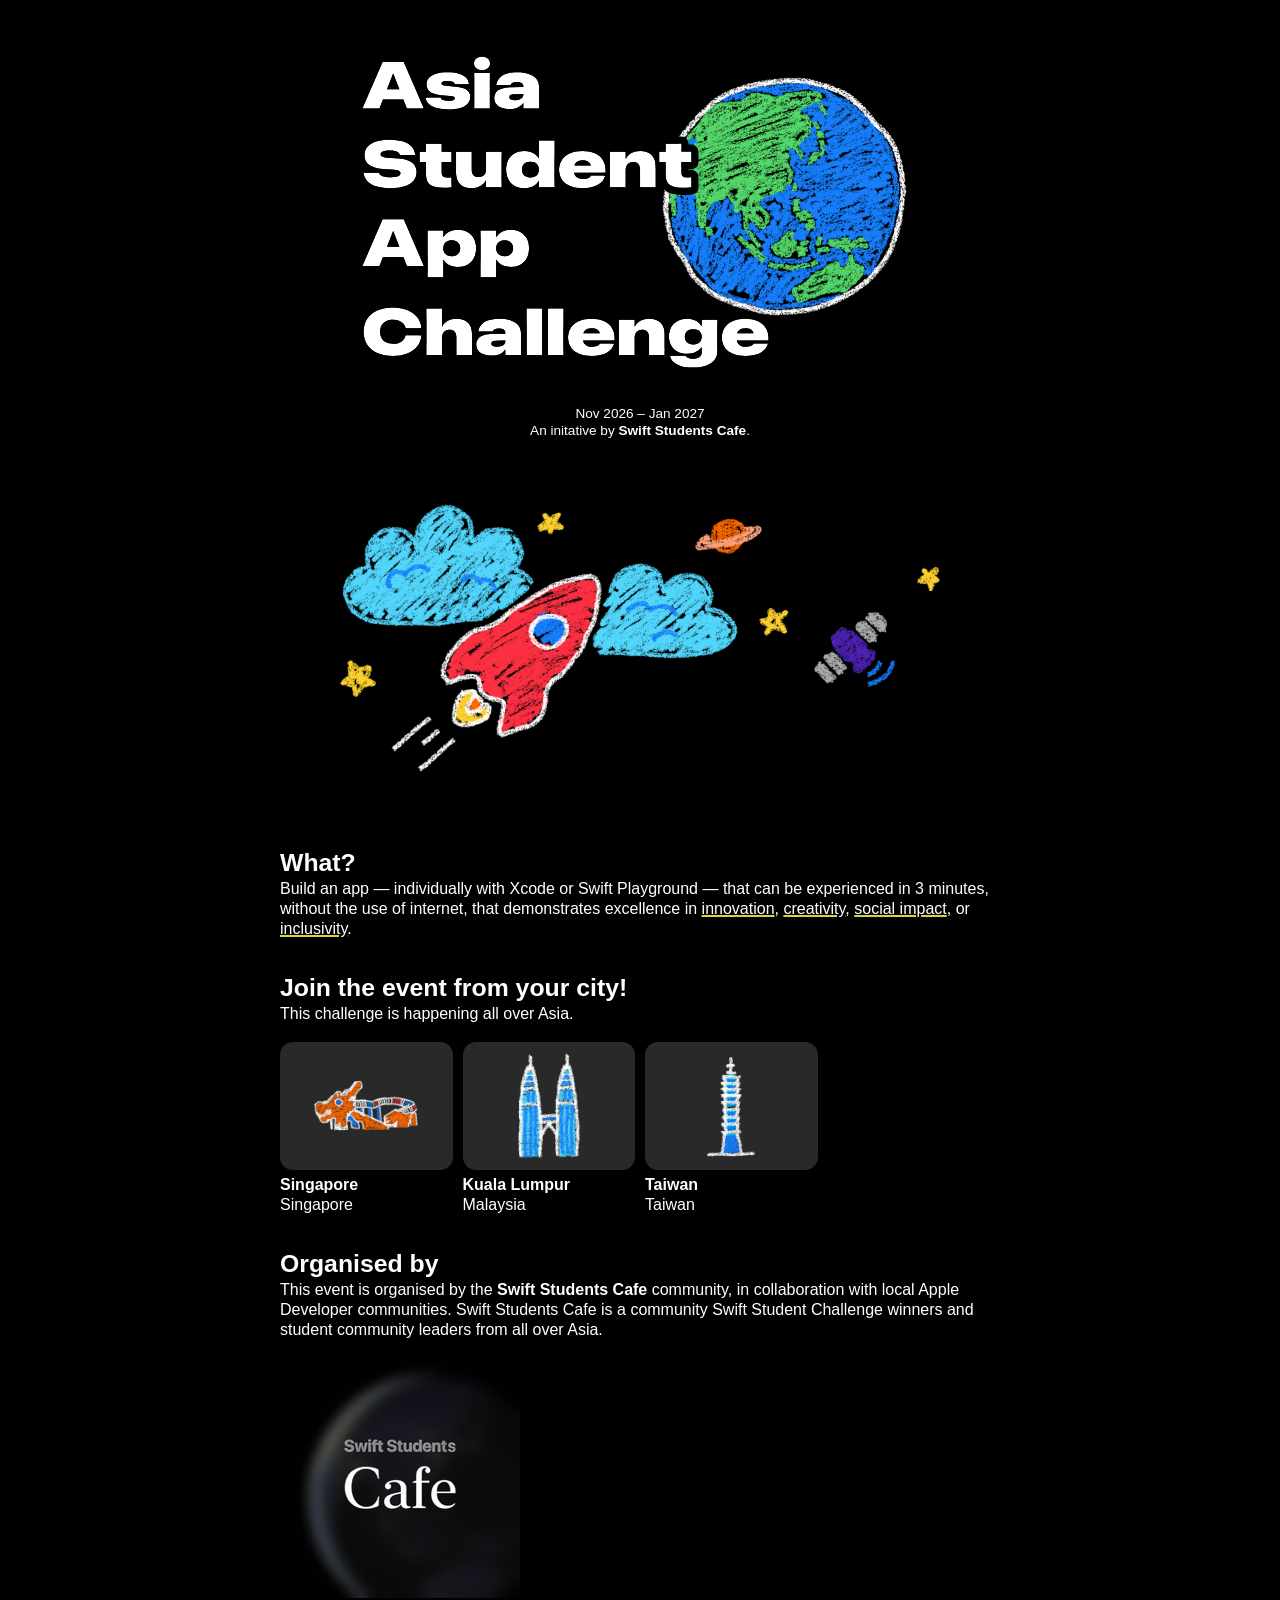
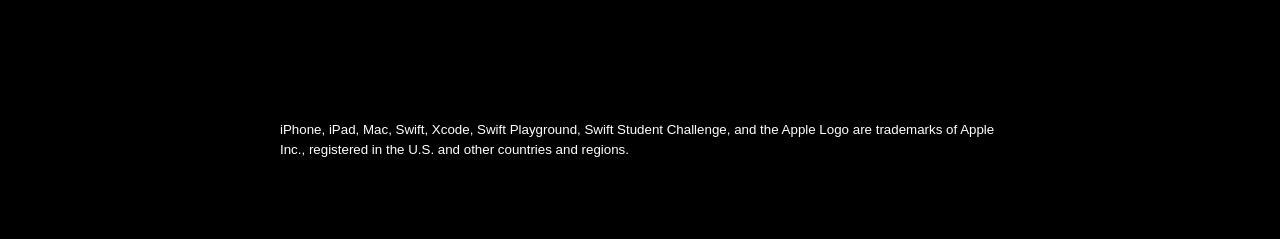
<file: index.html>
<!doctype html>
<html lang="en">
<head>
  <meta charset="utf-8">
  <meta name="viewport" content="width=device-width, initial-scale=1">
  <meta name="description" content="Asia Student App Challenge Singapore: Build an app and take part in a student app challenge.">
  <title>Asia Student App Challenge</title>
  <link rel="stylesheet" href="styles.css">
</head>
<body>
  <header class="hero">
    <div class="hero-title">
      <img class="hero-globe" src="assets/ww.globe.png" alt="" aria-hidden="true">
      <img class="hero-logo" src="assets/ww.logo.svg" alt="Asia Student App Challenge (Singapore)">

    </div>

    <p class="dates">Nov 2026 – Jan 2027</p>
    <p class="dates">An initative by <b>Swift Students Cafe</b>.</p>

    <img src="assets/ww.hero.rocket.png" width="100%" alt="" aria-hidden="true">
  </header>

  <main>
    <section aria-labelledby="what-heading">
      <h2 id="what-heading">What?</h2>
      <p>Build an app — individually with Xcode or Swift Playground — that can be experienced in 3 minutes, without the use of internet, that demonstrates excellence in <mark>innovation</mark>, <mark>creativity</mark>, <mark>social impact</mark>, or <mark>inclusivity</mark>.</p>
    </section>

    <section aria-labelledby="cities-heading">
      <h2 id="cities-heading">Join the event from your city!</h2>
      <p>This challenge is happening all over Asia.</p>
      <div class="cities">
        <a href="sg/">
            <article>
                <div class="city-image"><img src="assets/sg.dragonplayground.png" alt="Illustration of the iconic Dragon Playground in Singapore."></div>
                <h3>Singapore</h3>
                <p>Singapore</p>
            </article>
        </a>
        <a href="my/">
            <article>
                <div class="city-image"><img src="assets/my.twintowers.png" alt="Illustration of the Petronas Twin Towers"></div>
                <h3>Kuala Lumpur</h3>
                <p>Malaysia</p>
            </article>
        </a>
        <a href="tw/">
            <article>
                <div class="city-image"><img src="assets/tw.taipei101.png" alt="Illustration of Taipei 101"></div>
                <h3>Taiwan</h3>
                <p>Taiwan</p>
            </article>
        </a>
        <!-- <article>
          <div class="city-image"><img src="assets/jp.mtfuji.png" alt="Illustration of Mount Fuji"></div>
          <h3>Tokyo</h3>
          <p>Japan</p>
        </article>
        <article>
          <div class="city-image"><img src="assets/ph.jeepney.png" alt="Illustration of a Philippine jeepney"></div>
          <h3>Manila</h3>
          <p>Philippines</p>
        </article> -->
      </div>
    </section>

    <section aria-labelledby="organised-heading">
      <h2 id="organised-heading">Organised by</h2>
      <p>This event is organised by the <b>Swift Students Cafe</b> community, in collaboration with local Apple Developer communities. Swift Students Cafe is a community Swift Student Challenge winners and student community leaders from all over Asia.</p>
      <img src="assets/ww.logo.sscafe.png" alt="Swift Students Cafe">
    </section>
  </main>
  <footer>
    <main>
        <small>iPhone, iPad, Mac, Swift, Xcode, Swift Playground, Swift Student Challenge, and the Apple Logo are trademarks of Apple Inc., registered in the U.S. and other countries and regions.</small>
    </main>
  </footer>
</body>
</html>
</file>
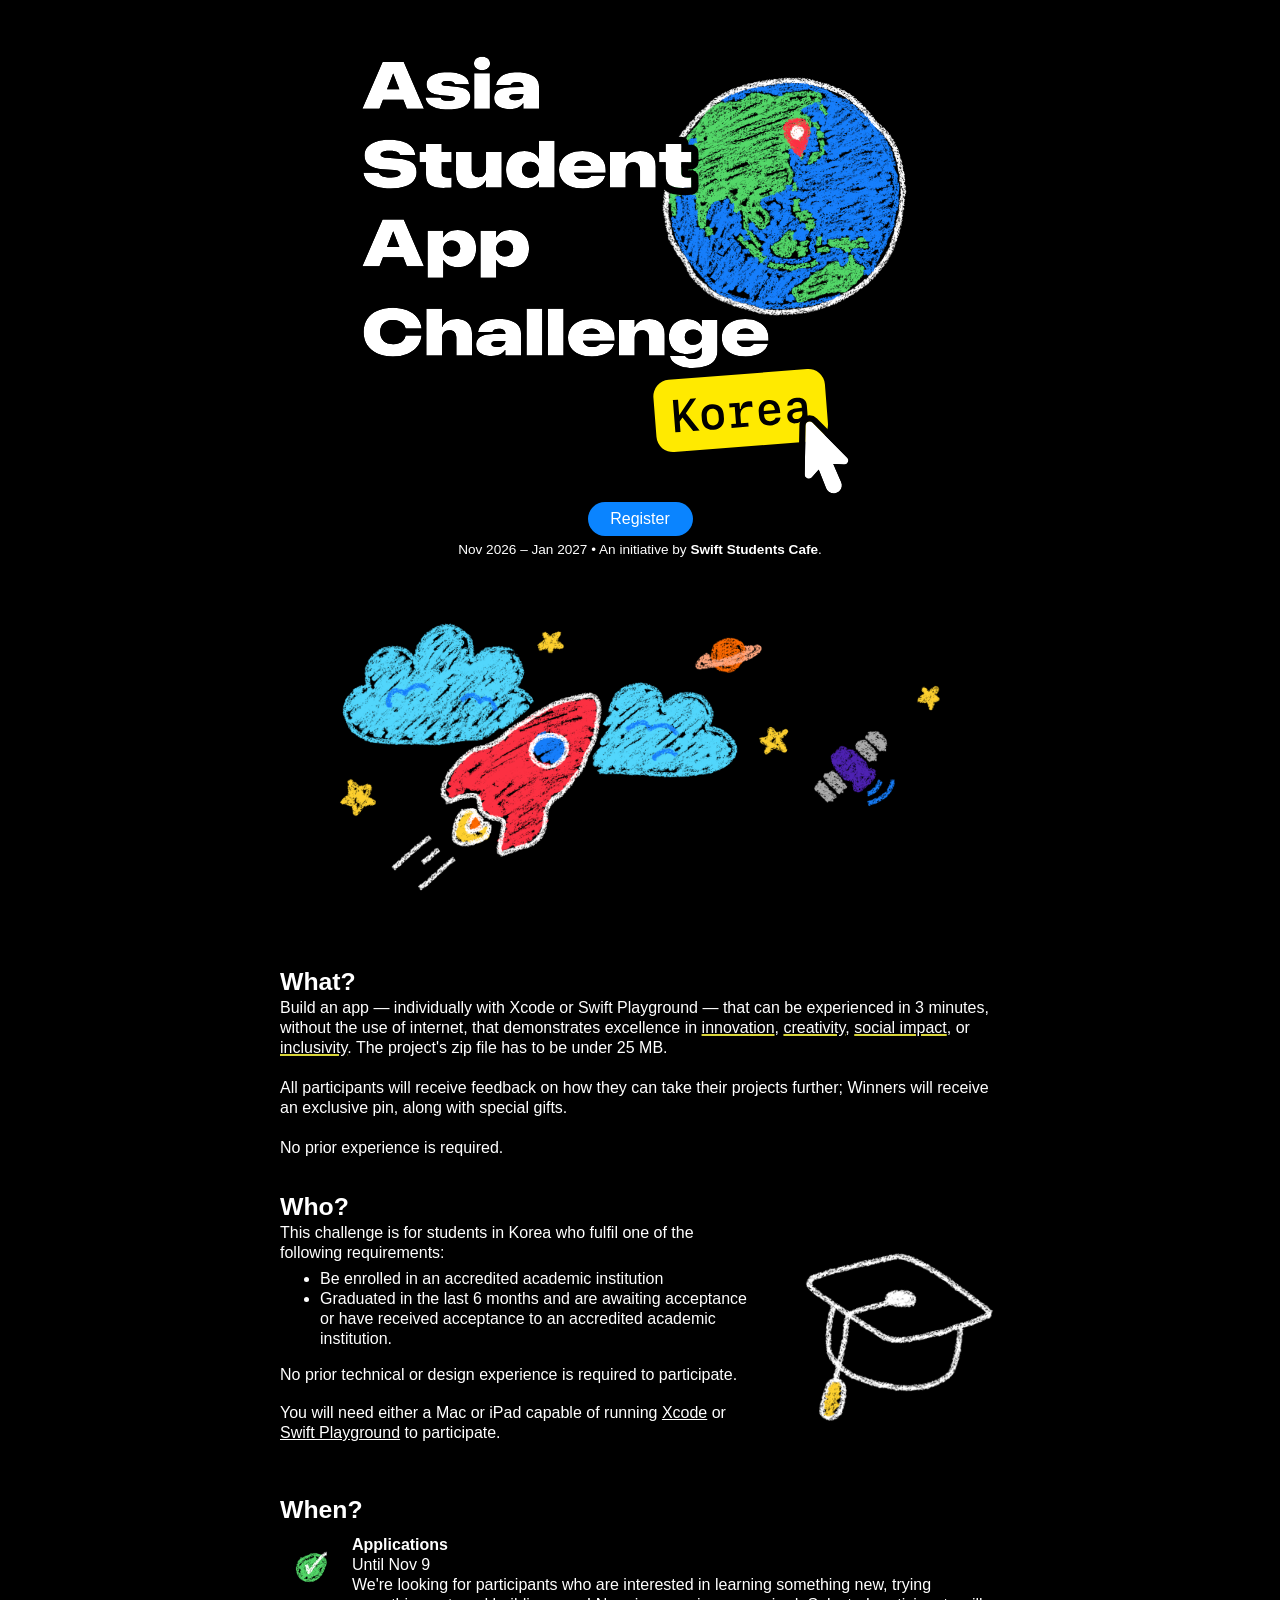
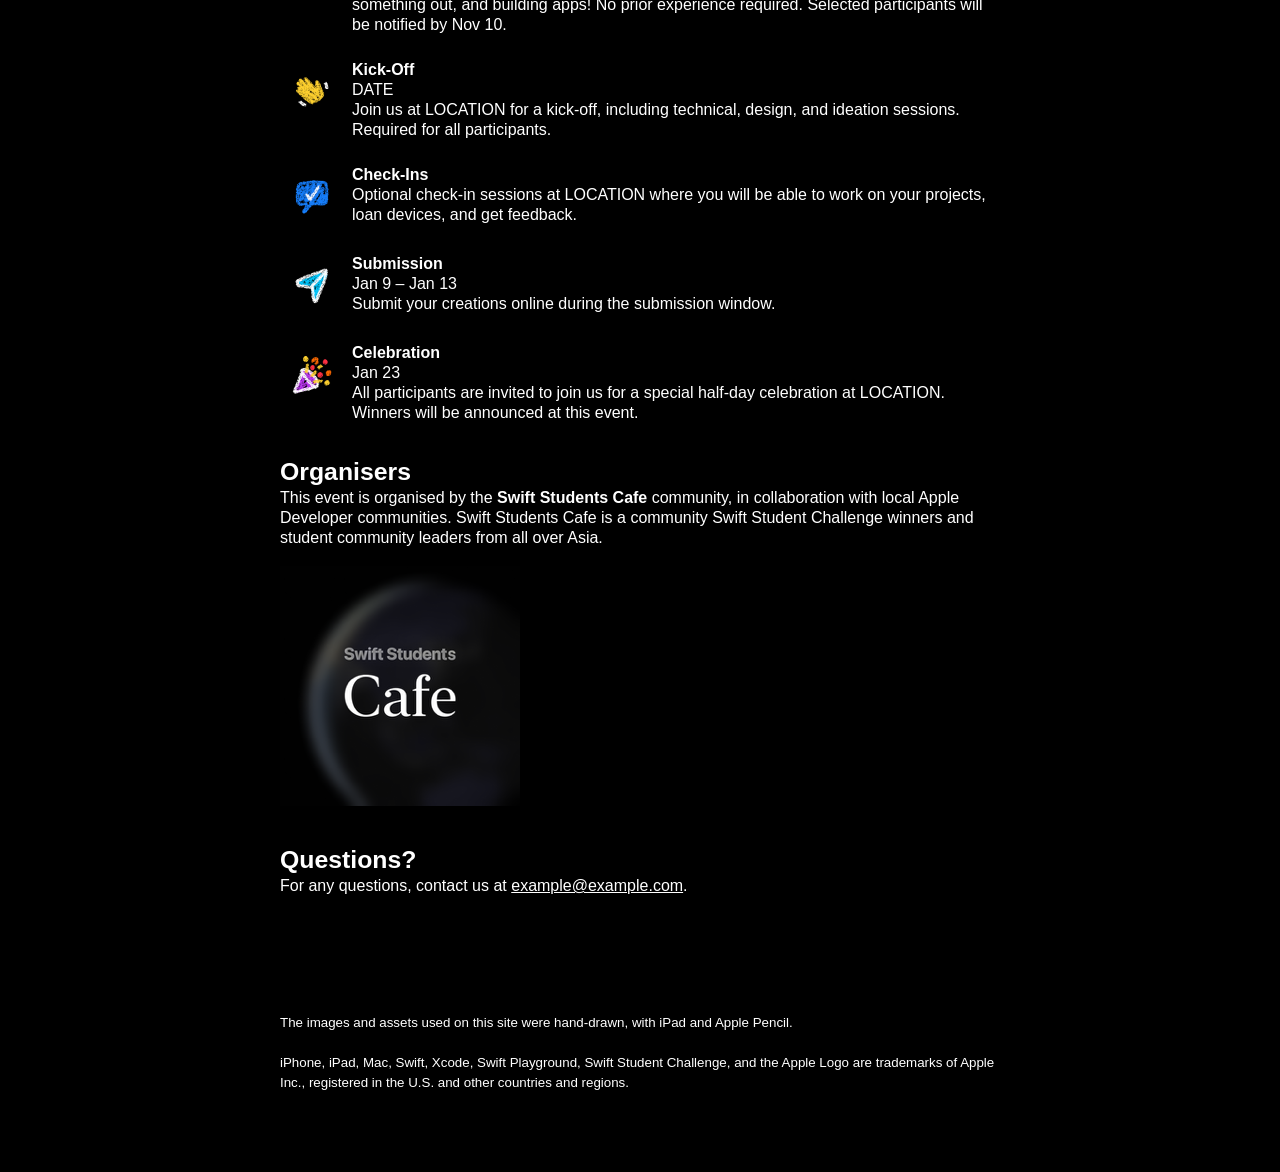
<file: .template/index.html>
<!doctype html>
<html lang="en">
<head>
  <meta charset="utf-8">
  <meta name="viewport" content="width=device-width, initial-scale=1">
  <meta name="description" content="Asia Student App Challenge Korea: Build an app and take part in a student app challenge.">
  <title>Asia Student App Challenge — Korea</title>
  <link rel="stylesheet" href="../styles.css">
</head>
<body>
  <header class="hero">
    <div class="hero-title">
      <!-- TODO: Fill in when icon  -->
      <!-- <img class="hero-accessory" id="hero-accessory" src="../assets/kr.....png" alt="" aria-hidden="true"> -->
      <img class="hero-globe" src="../assets/kr.globe.png" alt="" aria-hidden="true">
      <img class="hero-logo" src="../assets/kr.logo.svg" alt="Asia Student App Challenge (Korea)">

    </div>

    <!-- TODO: Fill in registration link -->
    <a class="register" href="https://example.com">Register</a>
    <p class="dates">Nov 2026 – Jan 2027 • An initiative by <b>Swift Students Cafe</b>.</p>

    <img src="../assets/ww.hero.rocket.png" width="100%" alt="" aria-hidden="true">
  </header>

  <main>
    <section aria-labelledby="what-heading">
      <h2 id="what-heading">What?</h2>
      <p>Build an app — individually with Xcode or Swift Playground — that can be experienced in 3 minutes, without the use of internet, that demonstrates excellence in <mark>innovation</mark>, <mark>creativity</mark>, <mark>social impact</mark>, or <mark>inclusivity</mark>. The project's zip file has to be under 25 MB.<br><br>All participants will receive feedback on how they can take their projects further; Winners will receive an exclusive pin, along with special gifts.<br><br>No prior experience is required.</p>
    </section>

    <section aria-labelledby="who-heading">
        <h2 id="who-heading">Who?</h2>

        <div class="who-content">
            <div class="who-text">
              <!-- TODO: Update if there are different requirements, for example, in Pohang, you might want to mention it's only for academy students/alumni -->
              <p>This challenge is for students in Korea who fulfil one of the following requirements:</p>

              <ul>
                  <li>Be enrolled in an accredited academic institution</li>
                  <li>Graduated in the last 6 months and are awaiting acceptance or have received acceptance to an accredited academic institution.</li>
              </ul>

              <p>No prior technical or design experience is required to participate.</p>
              
              <p>You will need either a Mac or iPad capable of running <a href="https://developer.apple.com/xcode">Xcode</a> or <a href="https://developer.apple.com/swift-playground">Swift Playground</a> to participate.</p>
            </div>

            <div class="who-art" aria-hidden="true">
            <img class="who-graduation" src="../assets/ww.graduationcap.png" alt="">
            </div>
        </div>
    </section>

    <section aria-labelledby="when-heading">
      <h2 id="when-heading">When?</h2>
      <ol class="timeline">
        <!-- TODO: Update timeline -->
        <li>
          <!-- TODO: If you have an application process, mention it here. If not, remove this entire <li> block. -->
          <img src="../assets/ww.applications.png" alt="" aria-hidden="true">
          <div><h3>Applications</h3><p>Until Nov 9<br>We're looking for participants who are interested in learning something new, trying something out, and building apps! No prior experience required. Selected participants will be notified by Nov 10.</p></div>
        </li>
        <li>
          <!-- TODO: Update date and location, as you see fit. -->
          <img src="../assets/ww.kickoff.png" alt="" aria-hidden="true">
          <div><h3>Kick-Off</h3><p>DATE<br>Join us at LOCATION for a kick-off, including technical, design, and ideation sessions.<br>Required for all participants.</p></div>
        </li>
        <li>
          <!-- TODO: If you have check-ins or sessions, add it here. If not, remove this entire <li> block. -->
          <img src="../assets/ww.checkins.png" alt="" aria-hidden="true">
          <div><h3>Check-Ins</h3><p>Optional check-in sessions at LOCATION where you will be able to work on your projects, loan devices, and get feedback.</p></div>
        </li>
        <li>
          <img src="../assets/ww.submissions.png" alt="" aria-hidden="true">
          <div><h3>Submission</h3><p>Jan 9 – Jan 13<br>Submit your creations online during the submission window.</p></div>
        </li>
        <li>
          <img src="../assets/ww.celebration.png" alt="" aria-hidden="true">
          <div><h3>Celebration</h3><p>Jan 23<br>All participants are invited to join us for a special half-day celebration at LOCATION.<br>Winners will be announced at this event.</p></div>
        </li>
      </ol>
    </section>

    <section aria-labelledby="cities-heading" hidden>
      <h2 id="cities-heading">Not from Korea?</h2>
      <p>Join the event from your city.</p>
      <div class="cities-scroll">
        <article>
          <div class="city-image"><img src="../assets/my.twintowers.png" alt="Illustration of the Petronas Twin Towers"></div>
          <h3>Kuala Lumpur</h3>
          <p>Malaysia</p>
        </article>
        <article>
          <div class="city-image"><img src="../assets/tw.taipei101.png" alt="Illustration of Taipei 101"></div>
          <h3>Taipei</h3>
          <p>Taiwan</p>
        </article>
        <article>
          <div class="city-image"><img src="../assets/jp.mtfuji.png" alt="Illustration of Mount Fuji"></div>
          <h3>Tokyo</h3>
          <p>Japan</p>
        </article>
        <article>
          <div class="city-image"><img src="../assets/ph.jeepney.png" alt="Illustration of a Philippine jeepney"></div>
          <h3>Manila</h3>
          <p>Philippines</p>
        </article>
      </div>
    </section>

    <section aria-labelledby="organised-heading">
      <h2 id="organised-heading">Organisers</h2>
      <p>This event is organised by the <b>Swift Students Cafe</b> community, in collaboration with local Apple Developer communities. Swift Students Cafe is a community Swift Student Challenge winners and student community leaders from all over Asia.</p>
      <img src="../assets/ww.logo.sscafe.png" alt="Swift Students Cafe">
    </section>

    <section aria-labelledby="questions-heading">
      <!-- TODO: Update email -->
      <h2 id="questions-heading">Questions?</h2>
      <p>For any questions, contact us at <a href="mailto:example@example.com">example@example.com</a>.</p>
    </section>
  </main>
  <footer>
    <main>
        <small>
          The images and assets used on this site were hand-drawn, with iPad and Apple Pencil.
          <br>
          <br>
          iPhone, iPad, Mac, Swift, Xcode, Swift Playground, Swift Student Challenge, and the Apple Logo are trademarks of Apple Inc., registered in the U.S. and other countries and regions.
        </small>
    </main>
  </footer>
  <script src="../shared.js"></script>
  <!-- <script>randomizeHero(["my.twintowers.png"])</script> -->
</body>
</html>
</file>
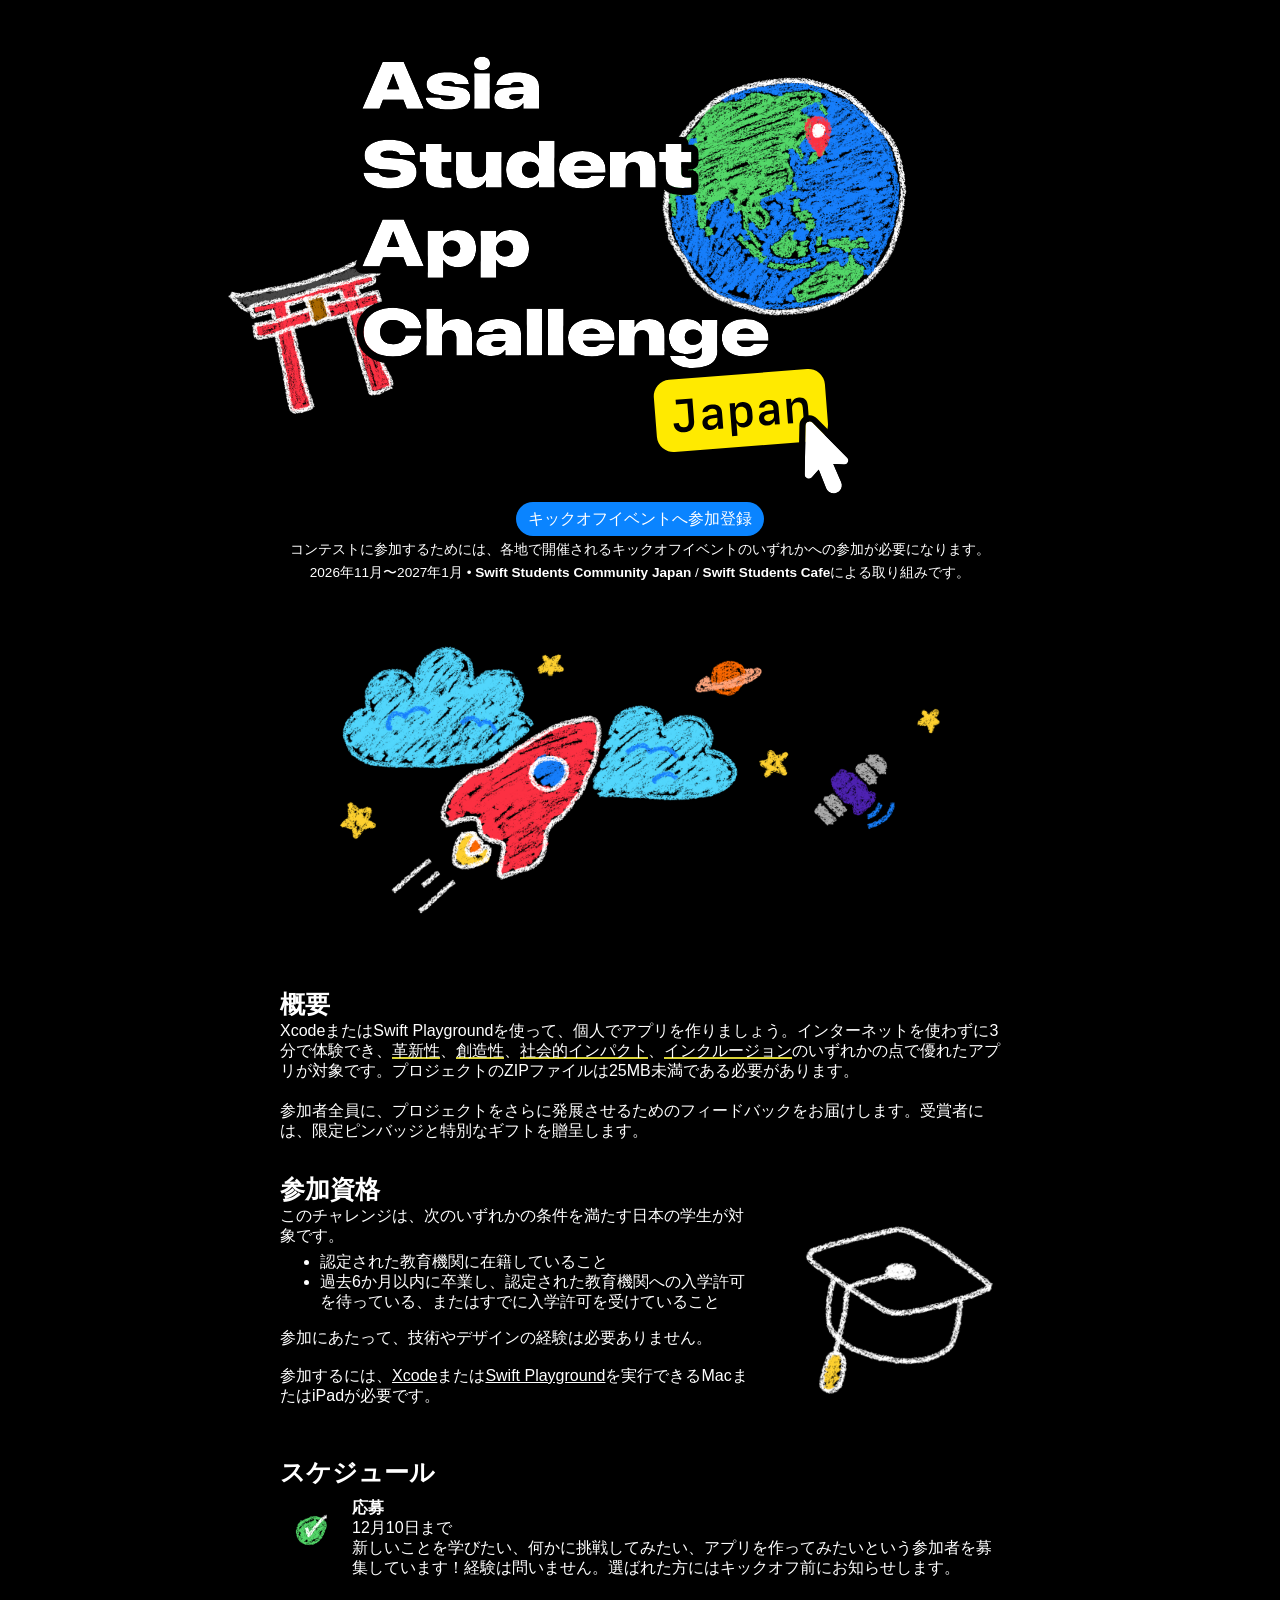
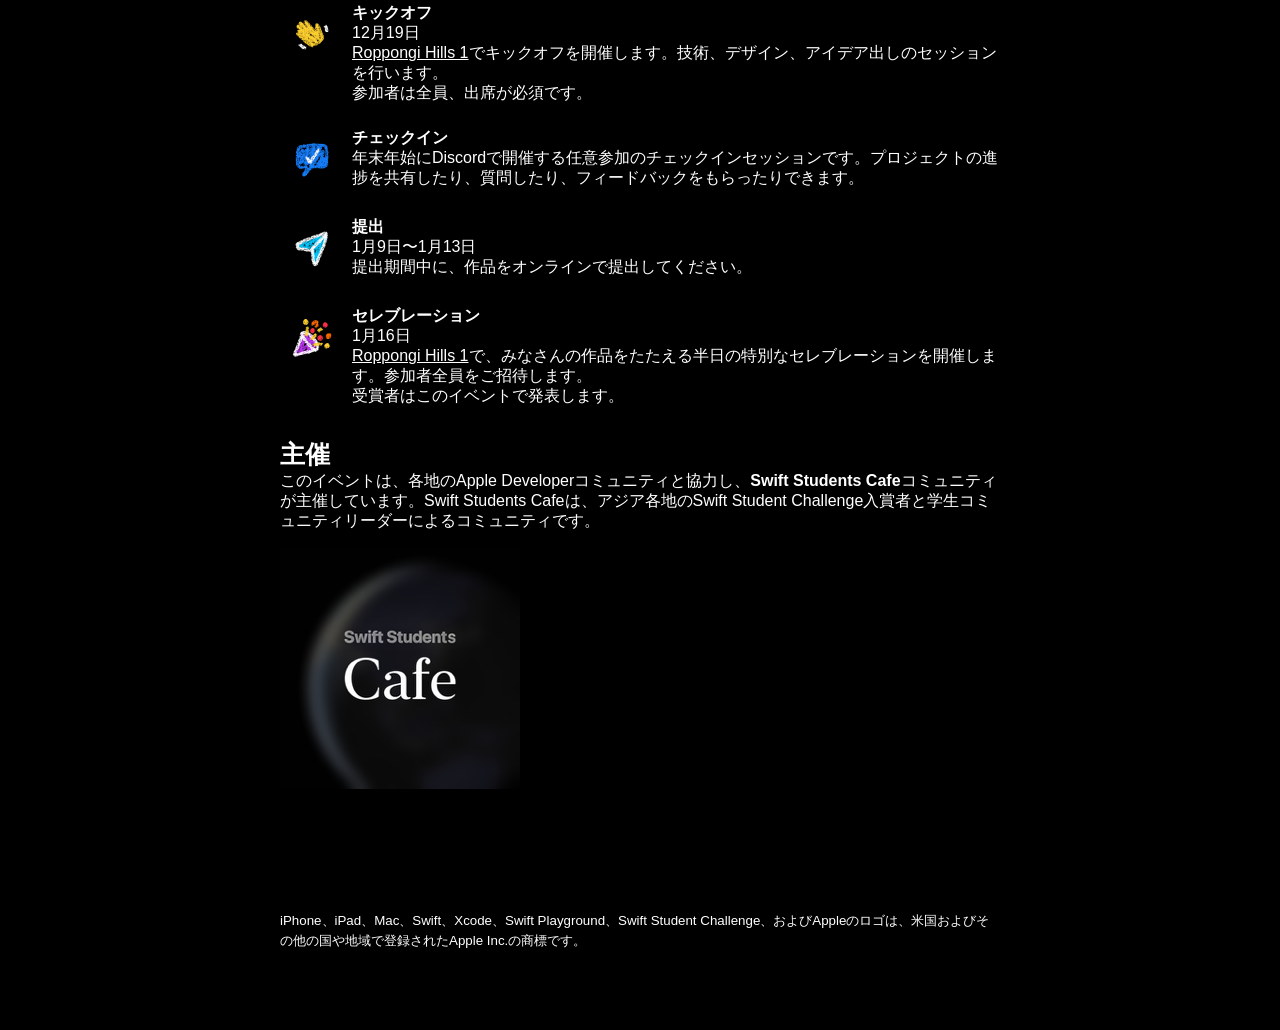
<file: jp/index.html>
<!doctype html>
<html lang="ja">
<head>
  <meta charset="utf-8">
  <meta name="viewport" content="width=device-width, initial-scale=1">
  <meta name="description" content="Asia Student App Challenge Japan：アプリを作って、学生向けのアプリチャレンジに参加しよう。">
  <title>Asia Student App Challenge — 日本</title>
  <link rel="stylesheet" href="../styles.css">
</head>
<body>
  <header class="hero">
    <div class="hero-title">
      <img class="hero-accessory" id="hero-accessory" src="../assets/jp.toriigate.png" alt="" aria-hidden="true">
      <img class="hero-globe" src="../assets/jp.globe.png" alt="" aria-hidden="true">
      <img class="hero-logo" src="../assets/jp.logo.svg" alt="Asia Student App Challenge（日本）">

    </div>

    <a class="register register-wide" href="https://luma.com/h2tg9ubb">キックオフイベントへ参加登録</a>
    <p class="register-note">コンテストに参加するためには、各地で開催されるキックオフイベントのいずれかへの参加が必要になります。</p>
    <p class="dates">2026年11月〜2027年1月 • <b>Swift Students Community Japan</b> / <b>Swift Students Cafe</b>による取り組みです。</p>

    <img src="../assets/ww.hero.rocket.png" width="100%" alt="" aria-hidden="true">
  </header>

  <main>
    <section aria-labelledby="what-heading">
      <h2 id="what-heading">概要</h2>
      <p>XcodeまたはSwift Playgroundを使って、個人でアプリを作りましょう。インターネットを使わずに3分で体験でき、<mark>革新性</mark>、<mark>創造性</mark>、<mark>社会的インパクト</mark>、<mark>インクルージョン</mark>のいずれかの点で優れたアプリが対象です。プロジェクトのZIPファイルは25MB未満である必要があります。<br><br>参加者全員に、プロジェクトをさらに発展させるためのフィードバックをお届けします。受賞者には、限定ピンバッジと特別なギフトを贈呈します。</p>
    </section>

    <section aria-labelledby="who-heading">
        <h2 id="who-heading">参加資格</h2>

        <div class="who-content">
            <div class="who-text">
            <p>このチャレンジは、次のいずれかの条件を満たす日本の学生が対象です。</p>

            <ul>
                <li>認定された教育機関に在籍していること</li>
                <li>過去6か月以内に卒業し、認定された教育機関への入学許可を待っている、またはすでに入学許可を受けていること</li>
            </ul>

            <p>参加にあたって、技術やデザインの経験は必要ありません。</p>

            <p>参加するには、<a href="https://developer.apple.com/xcode">Xcode</a>または<a href="https://developer.apple.com/swift-playground">Swift Playground</a>を実行できるMacまたはiPadが必要です。</p>
            </div>

            <div class="who-art" aria-hidden="true">
            <img class="who-graduation" src="../assets/ww.graduationcap.png" alt="">
            </div>
        </div>
    </section>

    <section aria-labelledby="when-heading">
      <h2 id="when-heading">スケジュール</h2>
      <ol class="timeline">
        <li>
          <img src="../assets/ww.applications.png" alt="" aria-hidden="true">
          <div><h3>応募</h3><p>12月10日まで<br>新しいことを学びたい、何かに挑戦してみたい、アプリを作ってみたいという参加者を募集しています！経験は問いません。選ばれた方にはキックオフ前にお知らせします。</p></div>
        </li>
        <li>
          <img src="../assets/ww.kickoff.png" alt="" aria-hidden="true">
          <div><h3>キックオフ</h3><p>12月19日<br><a href="https://maps.apple/p/H5c5iUkqv35ot3">Roppongi Hills 1</a>でキックオフを開催します。技術、デザイン、アイデア出しのセッションを行います。<br>参加者は全員、出席が必須です。</p></div>
        </li>
        <li>
          <img src="../assets/ww.checkins.png" alt="" aria-hidden="true">
          <div><h3>チェックイン</h3><p>年末年始にDiscordで開催する任意参加のチェックインセッションです。プロジェクトの進捗を共有したり、質問したり、フィードバックをもらったりできます。</p></div>
        </li>
        <li>
          <img src="../assets/ww.submissions.png" alt="" aria-hidden="true">
          <div><h3>提出</h3><p>1月9日〜1月13日<br>提出期間中に、作品をオンラインで提出してください。</p></div>
        </li>
        <li>
          <img src="../assets/ww.celebration.png" alt="" aria-hidden="true">
          <div><h3>セレブレーション</h3><p>1月16日<br><a href="https://maps.apple/p/H5c5iUkqv35ot3">Roppongi Hills 1</a>で、みなさんの作品をたたえる半日の特別なセレブレーションを開催します。参加者全員をご招待します。<br>受賞者はこのイベントで発表します。</p></div>
        </li>
      </ol>
    </section>

    <section aria-labelledby="cities-heading" hidden>
      <h2 id="cities-heading">日本以外にお住まいですか？</h2>
      <p>お住まいの都市からイベントに参加しましょう。</p>
      <div class="cities-scroll">
        <article>
          <div class="city-image"><img src="../assets/my.twintowers.png" alt="ペトロナスツインタワーのイラスト"></div>
          <h3>クアラルンプール</h3>
          <p>マレーシア</p>
        </article>
        <article>
          <div class="city-image"><img src="../assets/tw.taipei101.png" alt="台北101のイラスト"></div>
          <h3>台北</h3>
          <p>台湾</p>
        </article>
        <article>
          <div class="city-image"><img src="../assets/jp.mtfuji.png" alt="富士山のイラスト"></div>
          <h3>東京</h3>
          <p>日本</p>
        </article>
        <article>
          <div class="city-image"><img src="../assets/ph.jeepney.png" alt="フィリピンのジプニーのイラスト"></div>
          <h3>マニラ</h3>
          <p>フィリピン</p>
        </article>
      </div>
    </section>

    <section aria-labelledby="organised-heading">
      <h2 id="organised-heading">主催</h2>
      <p>このイベントは、各地のApple Developerコミュニティと協力し、<b>Swift Students Cafe</b>コミュニティが主催しています。Swift Students Cafeは、アジア各地のSwift Student Challenge入賞者と学生コミュニティリーダーによるコミュニティです。</p>
      <img src="../assets/ww.logo.sscafe.png" alt="Swift Students Cafe">
    </section>
  </main>
  <footer>
    <main>
        <small>iPhone、iPad、Mac、Swift、Xcode、Swift Playground、Swift Student Challenge、およびAppleのロゴは、米国およびその他の国や地域で登録されたApple Inc.の商標です。</small>
    </main>
  </footer>
  <script src="../shared.js"></script>
  <script>randomizeHero(["jp.toriigate.png", "jp.mtfuji.png"])</script>
</body>
</html>
</file>
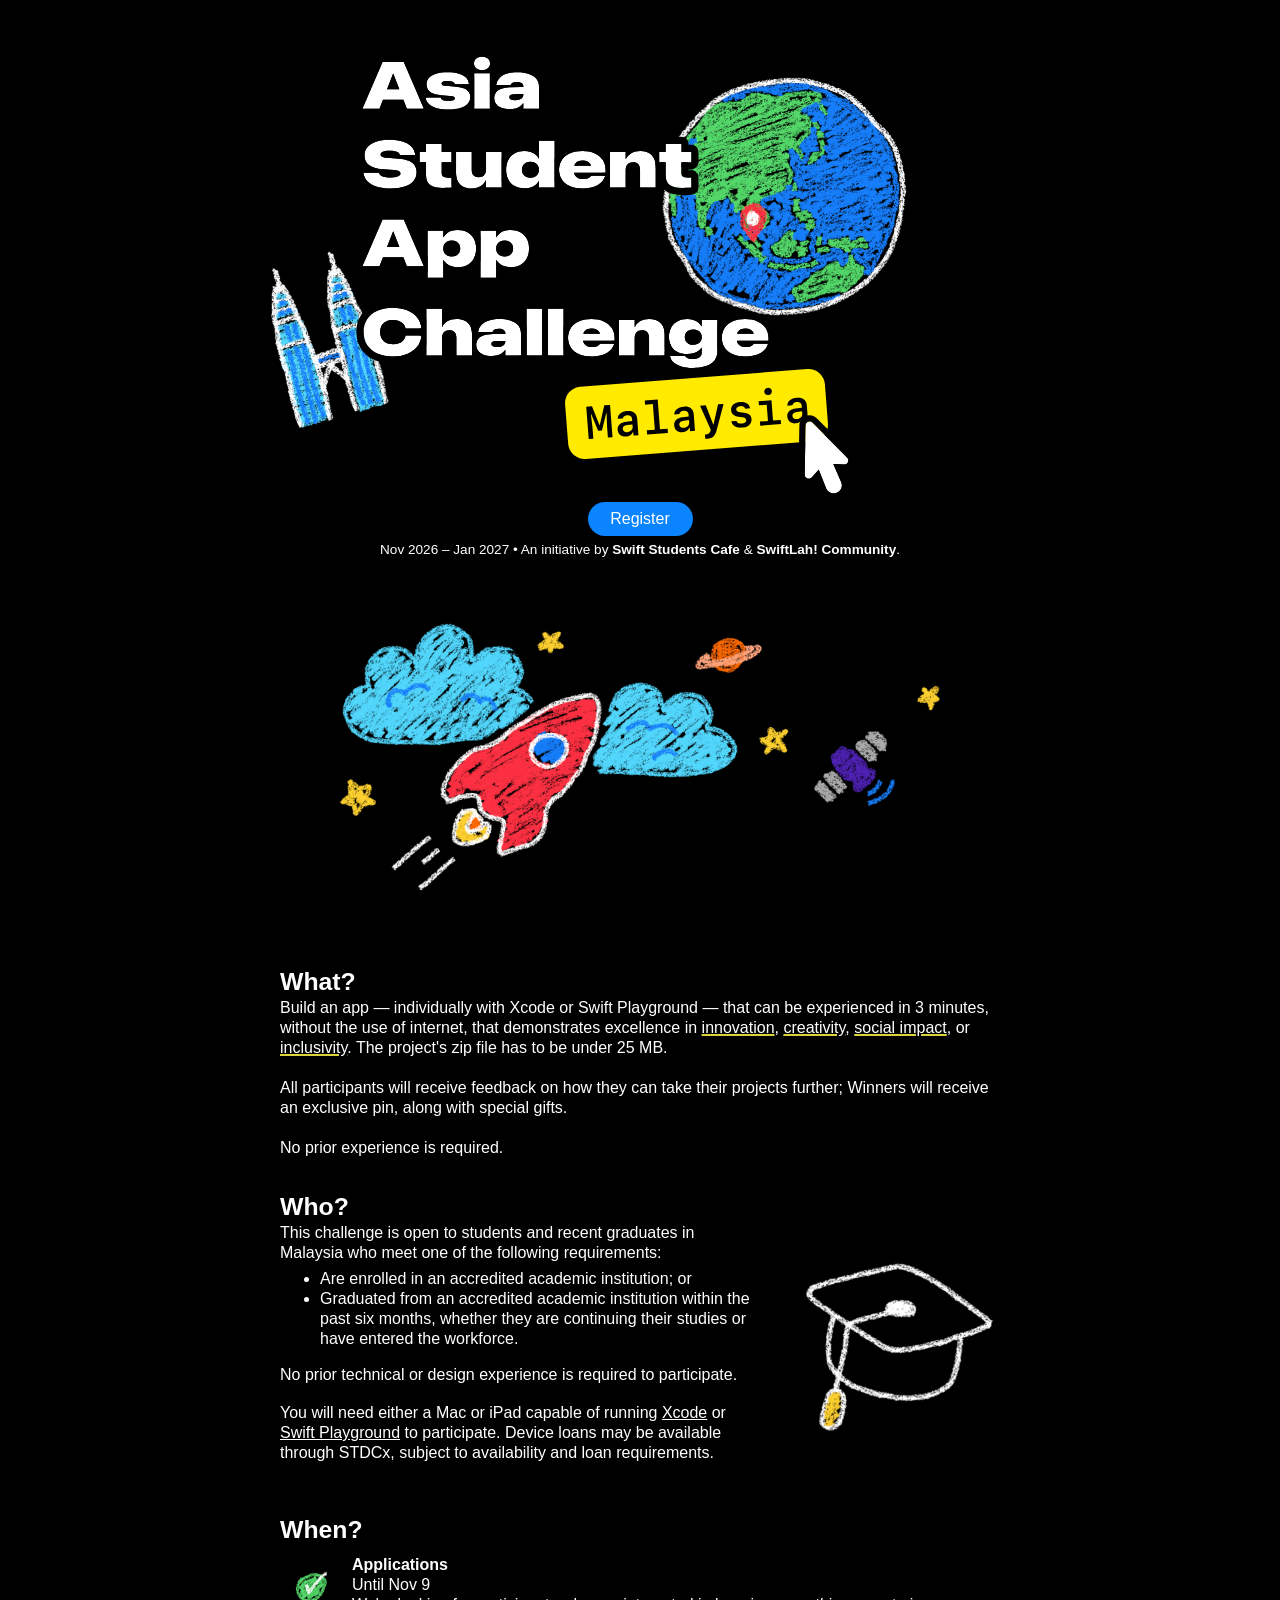
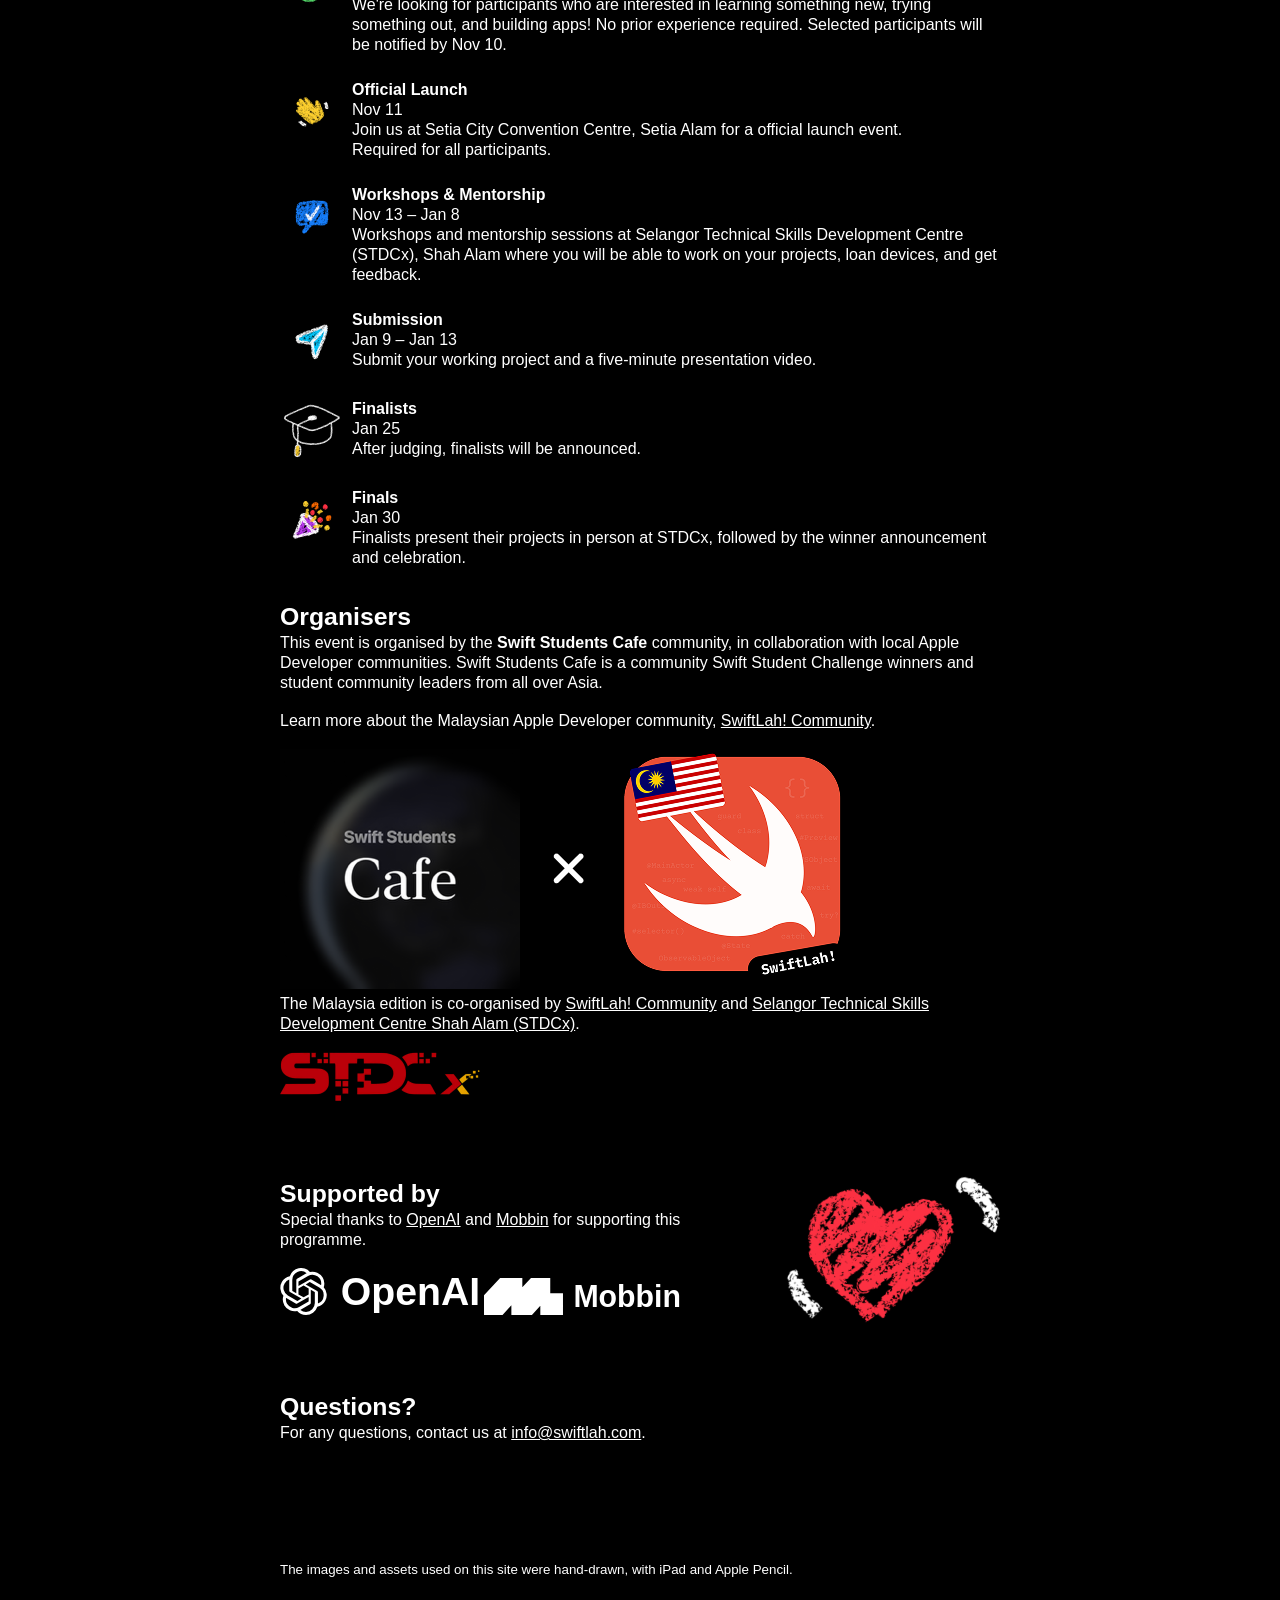
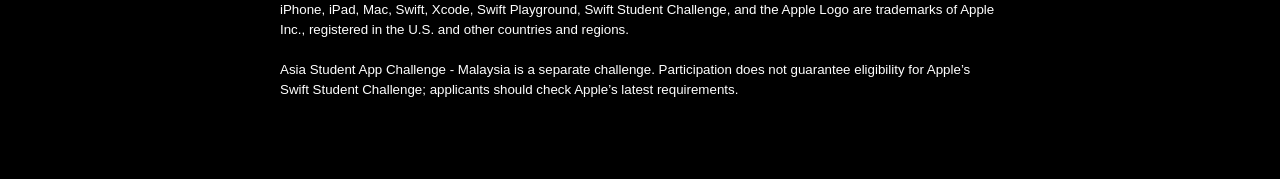
<file: my/index.html>
<!doctype html>
<html lang="en">
<head>
  <meta charset="utf-8">
  <meta name="viewport" content="width=device-width, initial-scale=1">
  <meta name="description" content="Asia Student App Challenge Malaysia: Build an app and take part in a student app challenge.">
  <title>Asia Student App Challenge — Malaysia</title>
  <link rel="stylesheet" href="../styles.css">
</head>
<body>
  <header class="hero">
    <div class="hero-title">
      <img class="hero-accessory" id="hero-accessory" src="../assets/my.twintowers.png" alt="" aria-hidden="true">
      <img class="hero-globe" src="../assets/my.globe.png" alt="" aria-hidden="true">
      <img class="hero-logo" src="../assets/my.logo.svg" alt="Asia Student App Challenge (Malaysia)">

    </div>

    <a class="register" href="https://docs.google.com/forms/d/1T3_DQXfaNnLFRqhTknxSJo0oCclUipjcgnakTsitgYE/viewform">Register</a>
    <p class="dates">Nov 2026 – Jan 2027 • An initiative by <b>Swift Students Cafe</b> & <b>SwiftLah! Community</b>.</p>

   <img src="../assets/ww.hero.rocket.png" width="100%" alt="" aria-hidden="true">
 </header>

  <main>
    <section aria-labelledby="what-heading">
      <h2 id="what-heading">What?</h2>
      <p>Build an app — individually with Xcode or Swift Playground — that can be experienced in 3 minutes, without the use of internet, that demonstrates excellence in <mark>innovation</mark>, <mark>creativity</mark>, <mark>social impact</mark>, or <mark>inclusivity</mark>. The project's zip file has to be under 25 MB.<br><br>All participants will receive feedback on how they can take their projects further; Winners will receive an exclusive pin, along with special gifts.<br><br>No prior experience is required.</p>
    </section>

    <section aria-labelledby="who-heading">
        <h2 id="who-heading">Who?</h2>

        <div class="who-content">
            <div class="who-text">
            <!-- TODO: Update if there are different requirements -->
            <p>This challenge is open to students and recent graduates in Malaysia who meet one of the following requirements:</p>

            <ul>
                <li>Are enrolled in an accredited academic institution; or</li>
                <li>Graduated from an accredited academic institution within the past six months, whether they are continuing their studies or have entered the workforce.</li>
            </ul>

            <p>No prior technical or design experience is required to participate.</p>
            
            <!-- TODO: If you're planning to loan devices out, mention it here -->
            <p>You will need either a Mac or iPad capable of running <a href="https://developer.apple.com/xcode">Xcode</a> or <a href="https://developer.apple.com/swift-playground">Swift Playground</a> to participate. Device loans may be available through STDCx, subject to availability and loan requirements.</p>
            </div>

            <div class="who-art" aria-hidden="true">
            <img class="who-graduation" src="../assets/ww.graduationcap.png" alt="">
            </div>
        </div>
    </section>

    <section aria-labelledby="when-heading">
      <h2 id="when-heading">When?</h2>
      <ol class="timeline">
        <li>
          <img src="../assets/ww.applications.png" alt="" aria-hidden="true">
          <div><h3>Applications</h3><p>Until Nov 9<br>We're looking for participants who are interested in learning something new, trying something out, and building apps! No prior experience required. Selected participants will be notified by Nov 10.</p></div>
        </li>
        <li>
          <img src="../assets/ww.kickoff.png" alt="" aria-hidden="true">
          <div><h3>Official Launch</h3><p>Nov 11<br>Join us at Setia City Convention Centre, Setia Alam for a official launch event. <br>Required for all participants.</p></div>
        </li>
        <li>
          <img src="../assets/ww.checkins.png" alt="" aria-hidden="true">
          <div><h3>Workshops &amp; Mentorship</h3><p>Nov 13 – Jan 8<br>Workshops and mentorship sessions at Selangor Technical Skills Development Centre (STDCx), Shah Alam where you will be able to work on your projects, loan devices, and get feedback.</p></div>
        </li>
        <li>
          <img src="../assets/ww.submissions.png" alt="" aria-hidden="true">
          <div><h3>Submission</h3><p>Jan 9 – Jan 13<br>Submit your working project and a five-minute presentation video.</p></div>
        </li>
        <li>
          <img src="../assets/ww.graduationcap.png" alt="" aria-hidden="true">
          <div><h3>Finalists</h3><p>Jan 25<br>After judging, finalists will be announced.</p></div>
        </li>
        <li>
          <img src="../assets/ww.celebration.png" alt="" aria-hidden="true">
          <div><h3>Finals</h3><p>Jan 30<br>Finalists present their projects in person at STDCx, followed by the winner announcement and celebration.</p></div>
        </li>
      </ol>
    </section>

    <section aria-labelledby="cities-heading" hidden>
      <h2 id="cities-heading">Not from Malaysia?</h2>
      <p>Join the event from your city.</p>
      <div class="cities-scroll">
        <article>
          <div class="city-image"><img src="../assets/my.twintowers.png" alt="Illustration of the Petronas Twin Towers"></div>
          <h3>Kuala Lumpur</h3>
          <p>Malaysia</p>
        </article>
        <article>
          <div class="city-image"><img src="../assets/tw.taipei101.png" alt="Illustration of Taipei 101"></div>
          <h3>Taipei</h3>
          <p>Taiwan</p>
        </article>
        <article>
          <div class="city-image"><img src="../assets/jp.mtfuji.png" alt="Illustration of Mount Fuji"></div>
          <h3>Tokyo</h3>
          <p>Japan</p>
        </article>
        <article>
          <div class="city-image"><img src="../assets/ph.jeepney.png" alt="Illustration of a Philippine jeepney"></div>
          <h3>Manila</h3>
          <p>Philippines</p>
        </article>
      </div>
    </section>

    <section aria-labelledby="organised-heading">
      <h2 id="organised-heading">Organisers</h2>
      <p>This event is organised by the <b>Swift Students Cafe</b> community, in collaboration with local Apple Developer communities. Swift Students Cafe is a community Swift Student Challenge winners and student community leaders from all over Asia.</p>
      <p>Learn more about the Malaysian Apple Developer community, <a href="https://swiftlah.com">SwiftLah! Community</a>.</p>
      <img src="../assets/my.communitylogo.png" alt="Swift Students Cafe">
      <p>The Malaysia edition is co-organised by <a href="https://swiftlah.com">SwiftLah! Community</a> and <a href="https://stdc.edu.my">Selangor Technical Skills Development Centre Shah Alam (STDCx)</a>.</p>
      <img src="../assets/my.logo.stdcx.png" width="200" alt="STDCx">
    </section>

    <section aria-labelledby="sponsors-heading" class="who-content">

      <div class="who-text">
        <h2 id="supported-heading">Supported by</h2>
        <p>Special thanks to <a href="https://openai.com">OpenAI</a> and <a href="https://mobbin.com">Mobbin</a> for supporting this programme.</p>
        <img src="../assets/my.sponsor.openai.svg" width=200 alt="OpenAI">
        <img src="../assets/my.sponsor.mobbin.svg" width=200 alt="OpenAI">
      </div>

      <div class="who-art" aria-hidden="true">
        <img class="who-graduation" src="../assets/ww.support.png" alt="">        
      </div>
    </section>

    <section aria-labelledby="questions-heading">
      <h2 id="questions-heading">Questions?</h2>
      <p>For any questions, contact us at <a href="mailto:info@swiftlah.com?subject=%5BAsia%20Student%20App%20Challenge%5D%20">info@swiftlah.com</a>.</p>
    </section>
  </main>
  <footer>
    <main>
        <small>
          The images and assets used on this site were hand-drawn, with iPad and Apple Pencil.
          <br>
          <br>
          iPhone, iPad, Mac, Swift, Xcode, Swift Playground, Swift Student Challenge, and the Apple Logo are trademarks of Apple Inc., registered in the U.S. and other countries and regions.
          <br>
          <br>
          Asia Student App Challenge - Malaysia is a separate challenge. Participation does not guarantee eligibility for Apple’s Swift Student Challenge; applicants should check Apple’s latest requirements.
        </small>
    </main>
  </footer>
  <script src="../shared.js"></script>
  <script>randomizeHero(["my.twintowers.png"])</script>
</body>
</html>
</file>
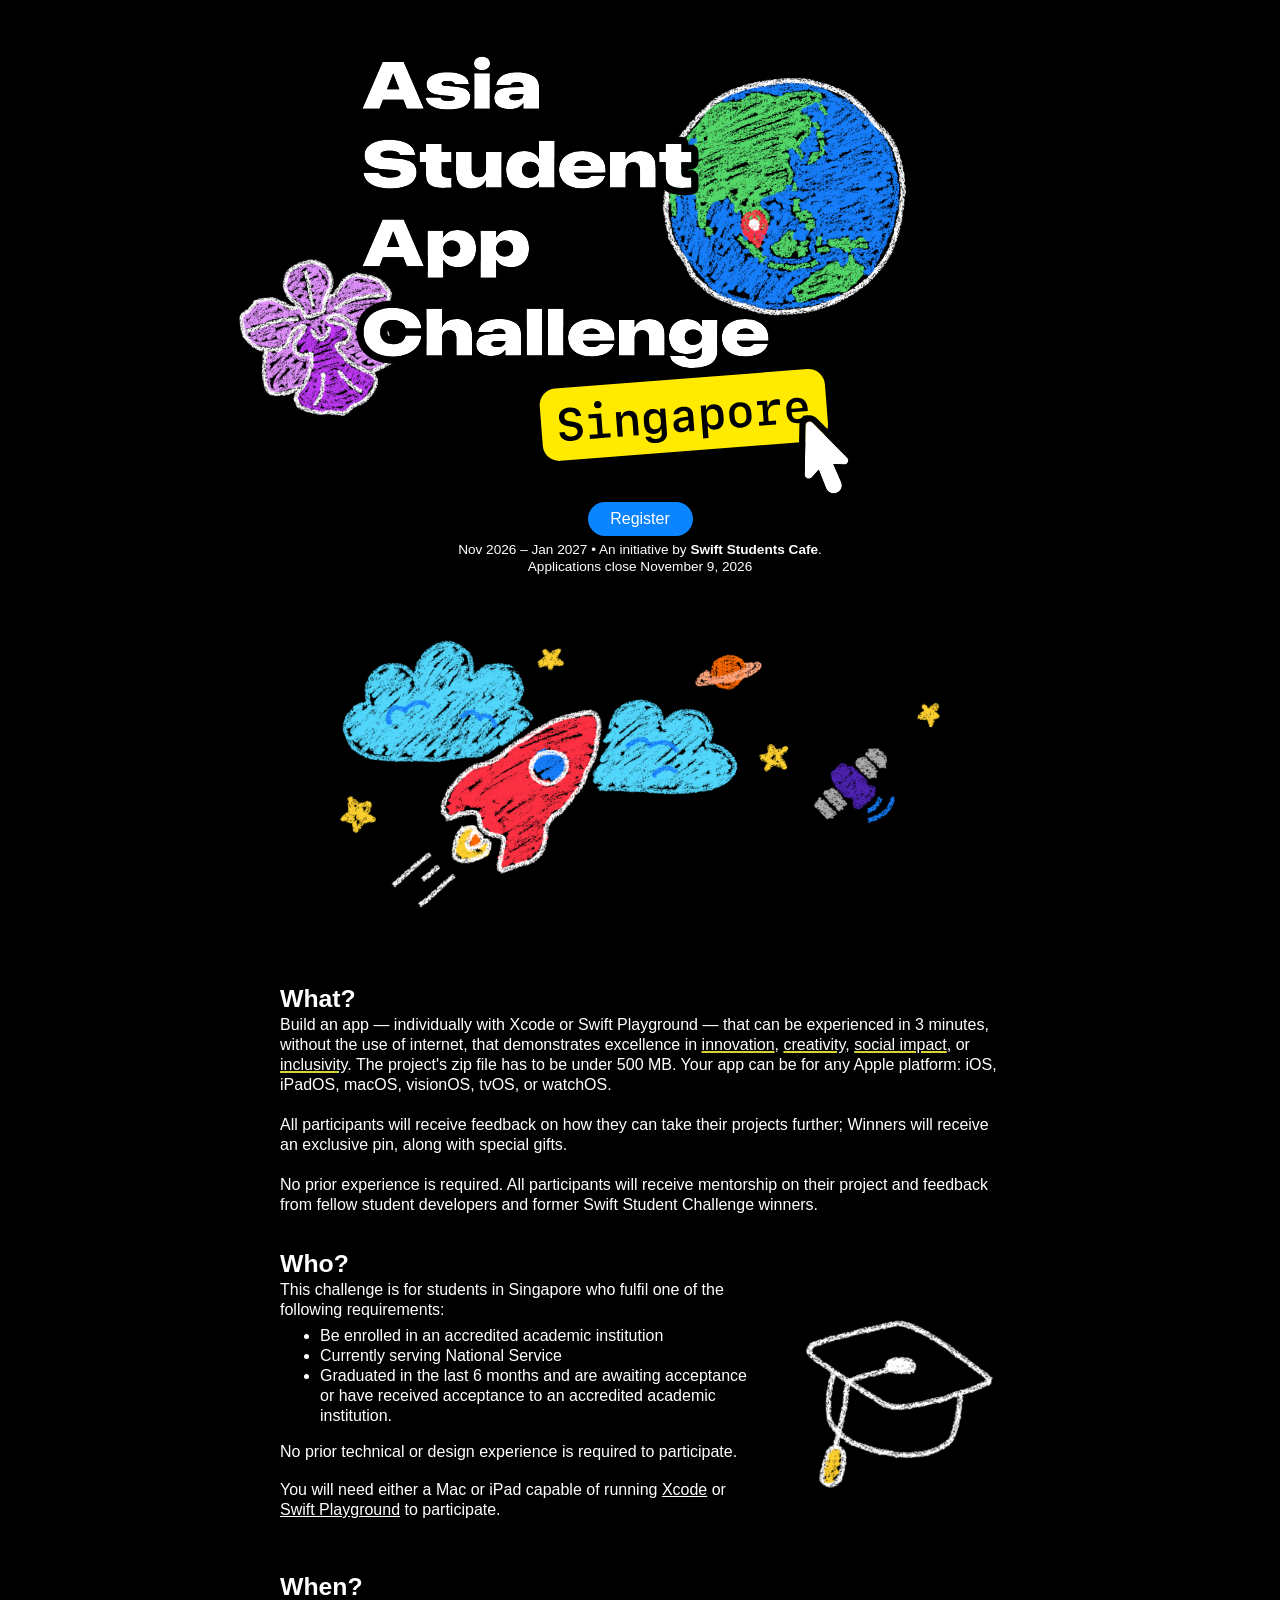
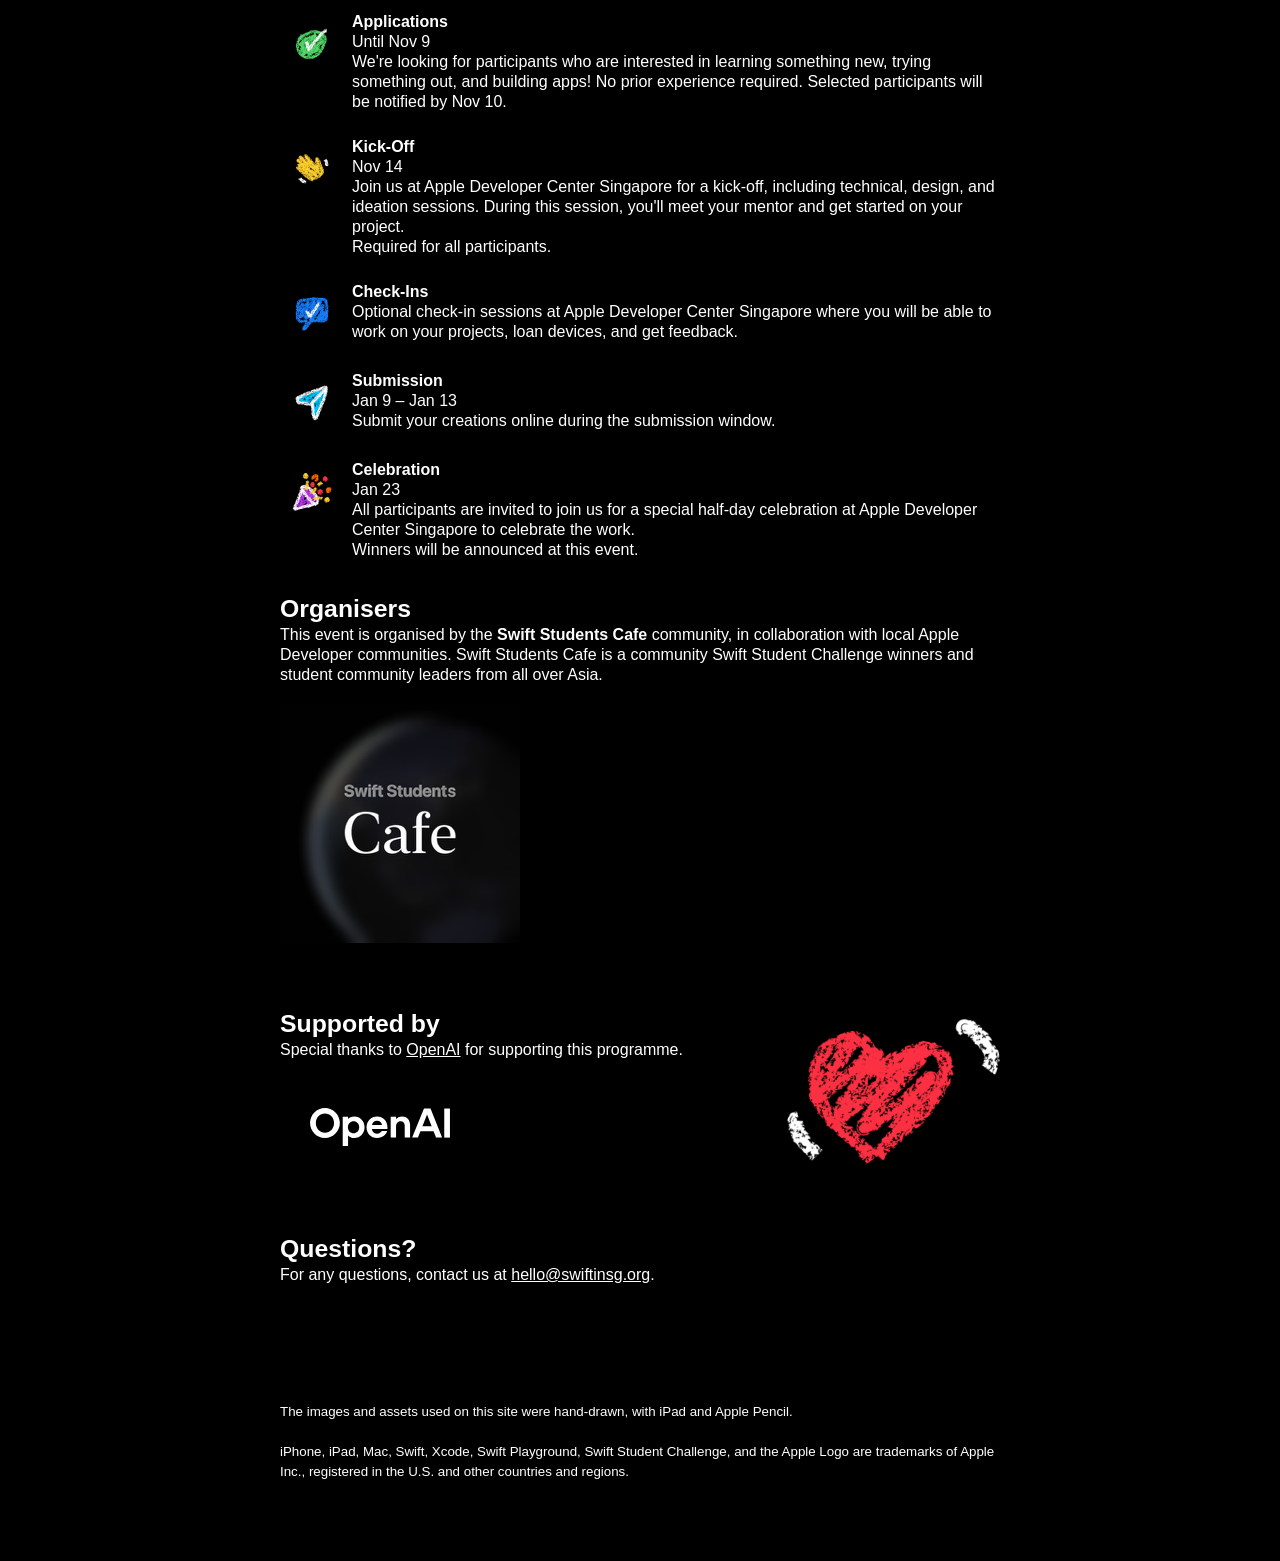
<file: sg/index.html>
<!doctype html>
<html lang="en">
<head>
  <meta charset="utf-8">
  <meta name="viewport" content="width=device-width, initial-scale=1">
  <meta name="description" content="Asia Student App Challenge Singapore: Build an app and take part in a student app challenge.">
  <title>Asia Student App Challenge — Singapore</title>
  <link rel="stylesheet" href="../styles.css">
</head>
<body>
  <header class="hero">
    <div class="hero-title">
      <img class="hero-accessory" id="hero-accessory" src="../assets/sg.orchid.png" alt="" aria-hidden="true">
      <img class="hero-globe" src="../assets/sg.globe.png" alt="" aria-hidden="true">
      <img class="hero-logo" src="../assets/sg.logo.svg" alt="Asia Student App Challenge (Singapore)">

    </div>

    <a class="register" href="https://swiftin.sg/appchallenge">Register</a>
    <p class="dates">Nov 2026 – Jan 2027 • An initiative by <b>Swift Students Cafe</b>.</p>
    <p class="dates">Applications close November 9, 2026</p>

    <img src="../assets/ww.hero.rocket.png" width="100%" alt="" aria-hidden="true">
  </header>

  <main>
    <section aria-labelledby="what-heading">
      <h2 id="what-heading">What?</h2>
      <p>Build an app — individually with Xcode or Swift Playground — that can be experienced in 3 minutes, without the use of internet, that demonstrates excellence in <mark>innovation</mark>, <mark>creativity</mark>, <mark>social impact</mark>, or <mark>inclusivity</mark>. The project's zip file has to be under 500 MB. Your app can be for any Apple platform: iOS, iPadOS, macOS, visionOS, tvOS, or watchOS.<br><br>All participants will receive feedback on how they can take their projects further; Winners will receive an exclusive pin, along with special gifts.<br><br>No prior experience is required. All participants will receive mentorship on their project and feedback from fellow student developers and former Swift Student Challenge winners.</p>
    </section>

    <section aria-labelledby="who-heading">
        <h2 id="who-heading">Who?</h2>

        <div class="who-content">
            <div class="who-text">
            <p>This challenge is for students in Singapore who fulfil one of the following requirements:</p>

            <ul>
                <li>Be enrolled in an accredited academic institution</li>
                <li>Currently serving National Service</li>
                <li>Graduated in the last 6 months and are awaiting acceptance or have received acceptance to an accredited academic institution.</li>
            </ul>

            <p>No prior technical or design experience is required to participate.</p>

            <p>You will need either a Mac or iPad capable of running <a href="https://developer.apple.com/xcode">Xcode</a> or <a href="https://developer.apple.com/swift-playground">Swift Playground</a> to participate.</p>
            </div>

            <div class="who-art" aria-hidden="true">
            <img class="who-graduation" src="../assets/ww.graduationcap.png" alt="">
            </div>
        </div>
    </section>

    <section aria-labelledby="when-heading">
      <h2 id="when-heading">When?</h2>
      <ol class="timeline">
        <li>
          <img src="../assets/ww.applications.png" alt="" aria-hidden="true">
          <div><h3>Applications</h3><p>Until Nov 9<br>We're looking for participants who are interested in learning something new, trying something out, and building apps! No prior experience required. Selected participants will be notified by Nov 10.</p></div>
        </li>
        <li>
          <img src="../assets/ww.kickoff.png" alt="" aria-hidden="true">
          <div><h3>Kick-Off</h3><p>Nov 14<br>Join us at Apple Developer Center Singapore for a kick-off, including technical, design, and ideation sessions. During this session, you'll meet your mentor and get started on your project.<br>Required for all participants.</p></div>
        </li>
        <li>
          <img src="../assets/ww.checkins.png" alt="" aria-hidden="true">
          <div><h3>Check-Ins</h3><p>Optional check-in sessions at Apple Developer Center Singapore where you will be able to work on your projects, loan devices, and get feedback.</p></div>
        </li>
        <li>
          <img src="../assets/ww.submissions.png" alt="" aria-hidden="true">
          <div><h3>Submission</h3><p>Jan 9 – Jan 13<br>Submit your creations online during the submission window.</p></div>
        </li>
        <li>
          <img src="../assets/ww.celebration.png" alt="" aria-hidden="true">
          <div><h3>Celebration</h3><p>Jan 23<br>All participants are invited to join us for a special half-day celebration at Apple Developer Center Singapore to celebrate the work.<br>Winners will be announced at this event.</p></div>
        </li>
      </ol>
    </section>

    <section aria-labelledby="cities-heading" hidden>
      <h2 id="cities-heading">Not from Singapore?</h2>
      <p>Join the event from your city.</p>
      <div class="cities-scroll">
        <article>
          <div class="city-image"><img src="../assets/my.twintowers.png" alt="Illustration of the Petronas Twin Towers"></div>
          <h3>Kuala Lumpur</h3>
          <p>Malaysia</p>
        </article>
        <article>
          <div class="city-image"><img src="../assets/tw.taipei101.png" alt="Illustration of Taipei 101"></div>
          <h3>Taipei</h3>
          <p>Taiwan</p>
        </article>
        <article>
          <div class="city-image"><img src="../assets/jp.mtfuji.png" alt="Illustration of Mount Fuji"></div>
          <h3>Tokyo</h3>
          <p>Japan</p>
        </article>
        <article>
          <div class="city-image"><img src="../assets/ph.jeepney.png" alt="Illustration of a Philippine jeepney"></div>
          <h3>Manila</h3>
          <p>Philippines</p>
        </article>
      </div>
    </section>

    <section aria-labelledby="organised-heading">
      <h2 id="organised-heading">Organisers</h2>
      <p>This event is organised by the <b>Swift Students Cafe</b> community, in collaboration with local Apple Developer communities. Swift Students Cafe is a community Swift Student Challenge winners and student community leaders from all over Asia.</p>
      <img src="../assets/ww.logo.sscafe.png" alt="Swift Students Cafe">
    </section>

    <section aria-labelledby="supported-heading" class="who-content">
      <div class="who-text">
        <h2 id="supported-heading">Supported by</h2>
        <p>Special thanks to <a href="https://openai.com">OpenAI</a> for supporting this programme.</p>
        <img src="../assets/ww.logo.openai.svg" width=200 alt="OpenAI">
      </div>
      
      <div class="who-art" aria-hidden="true">
        <img class="who-graduation" src="../assets/ww.support.png" alt="">        
      </div>
    </section>

    <section aria-labelledby="questions-heading">
      <h2 id="questions-heading">Questions?</h2>
      <p>For any questions, contact us at <a href="mailto:hello@swiftinsg.org?subject=%5BAsia%20Student%20App%20Challenge%5D%20">hello@swiftinsg.org</a>.</p>
    </section>
  </main>
  <footer>
    <main>
        <small>
          The images and assets used on this site were hand-drawn, with iPad and Apple Pencil.
          <br>
          <br>
          iPhone, iPad, Mac, Swift, Xcode, Swift Playground, Swift Student Challenge, and the Apple Logo are trademarks of Apple Inc., registered in the U.S. and other countries and regions.
        </small>
    </main>
  </footer>
  <script src="../shared.js"></script>
  <script>randomizeHero(["sg.dragonplayground.png", "sg.orchid.png", "sg.otter.png"])</script>
</body>
</html>
</file>
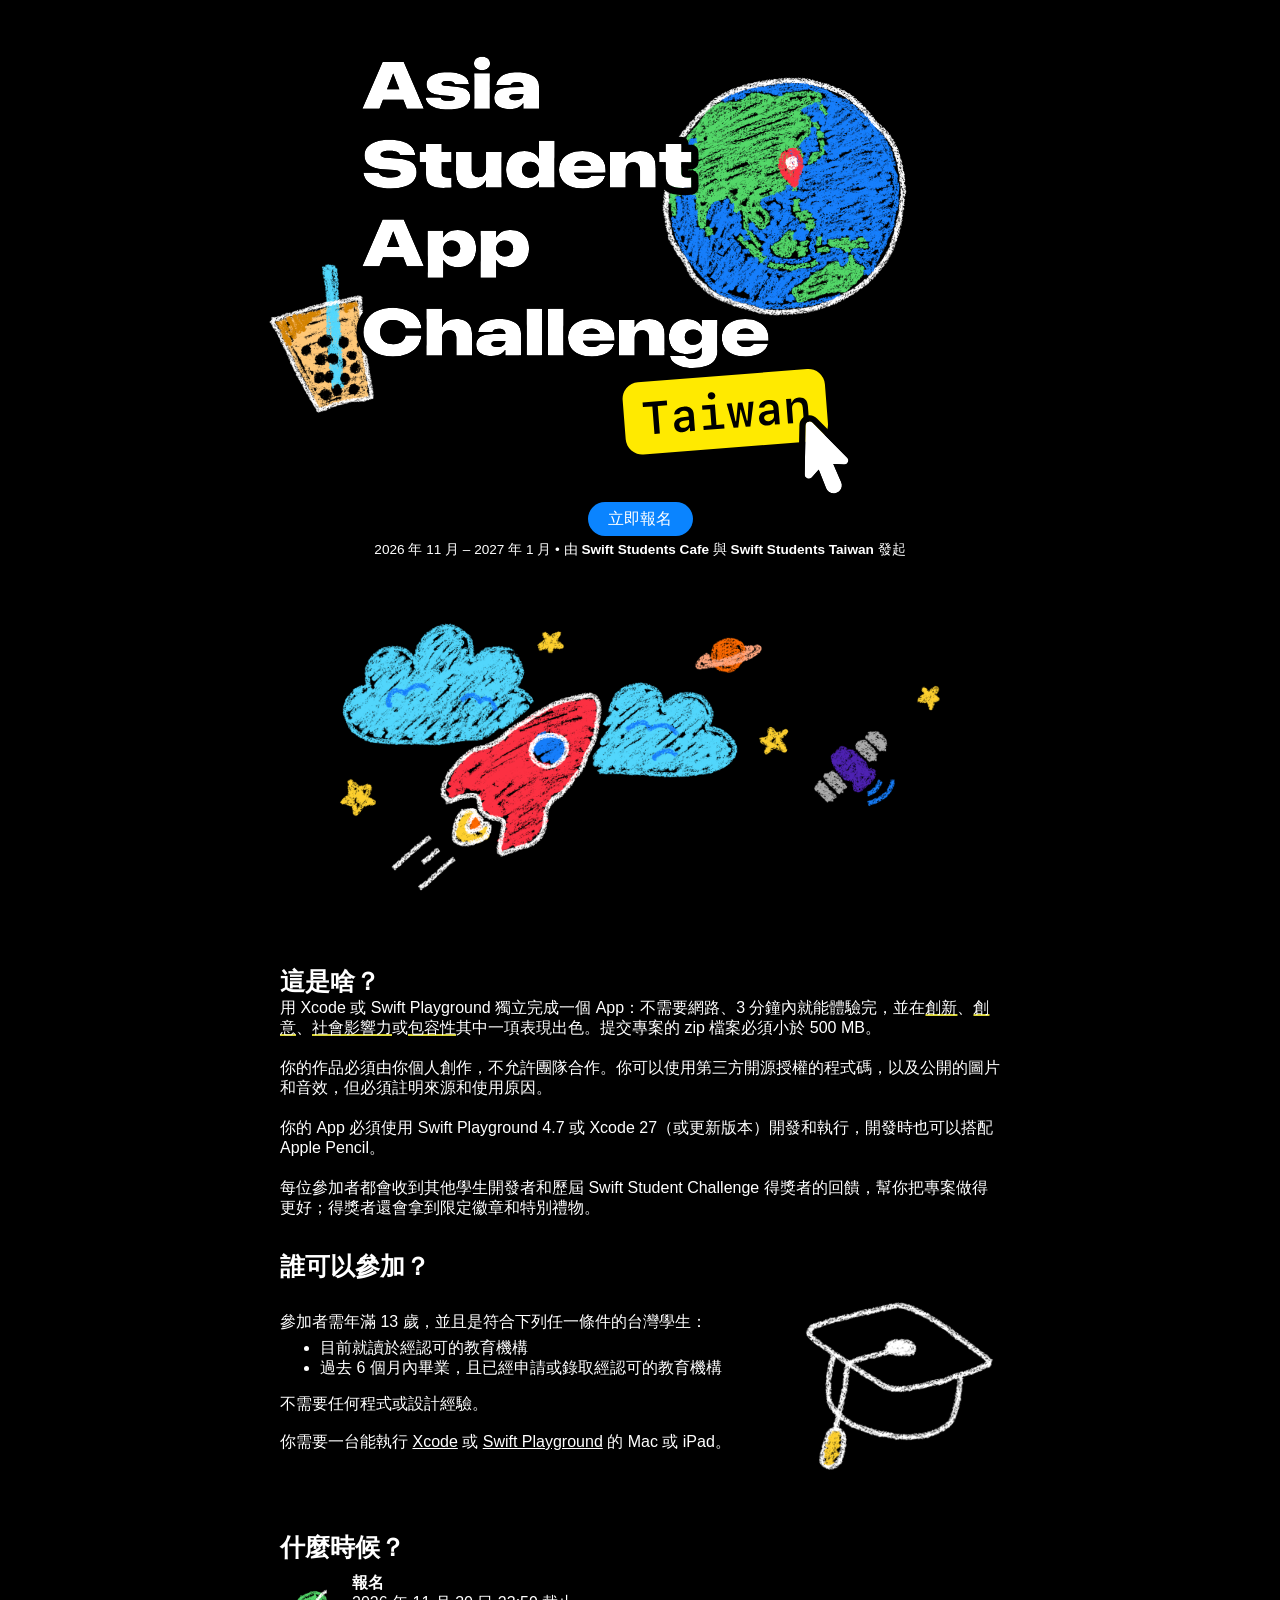
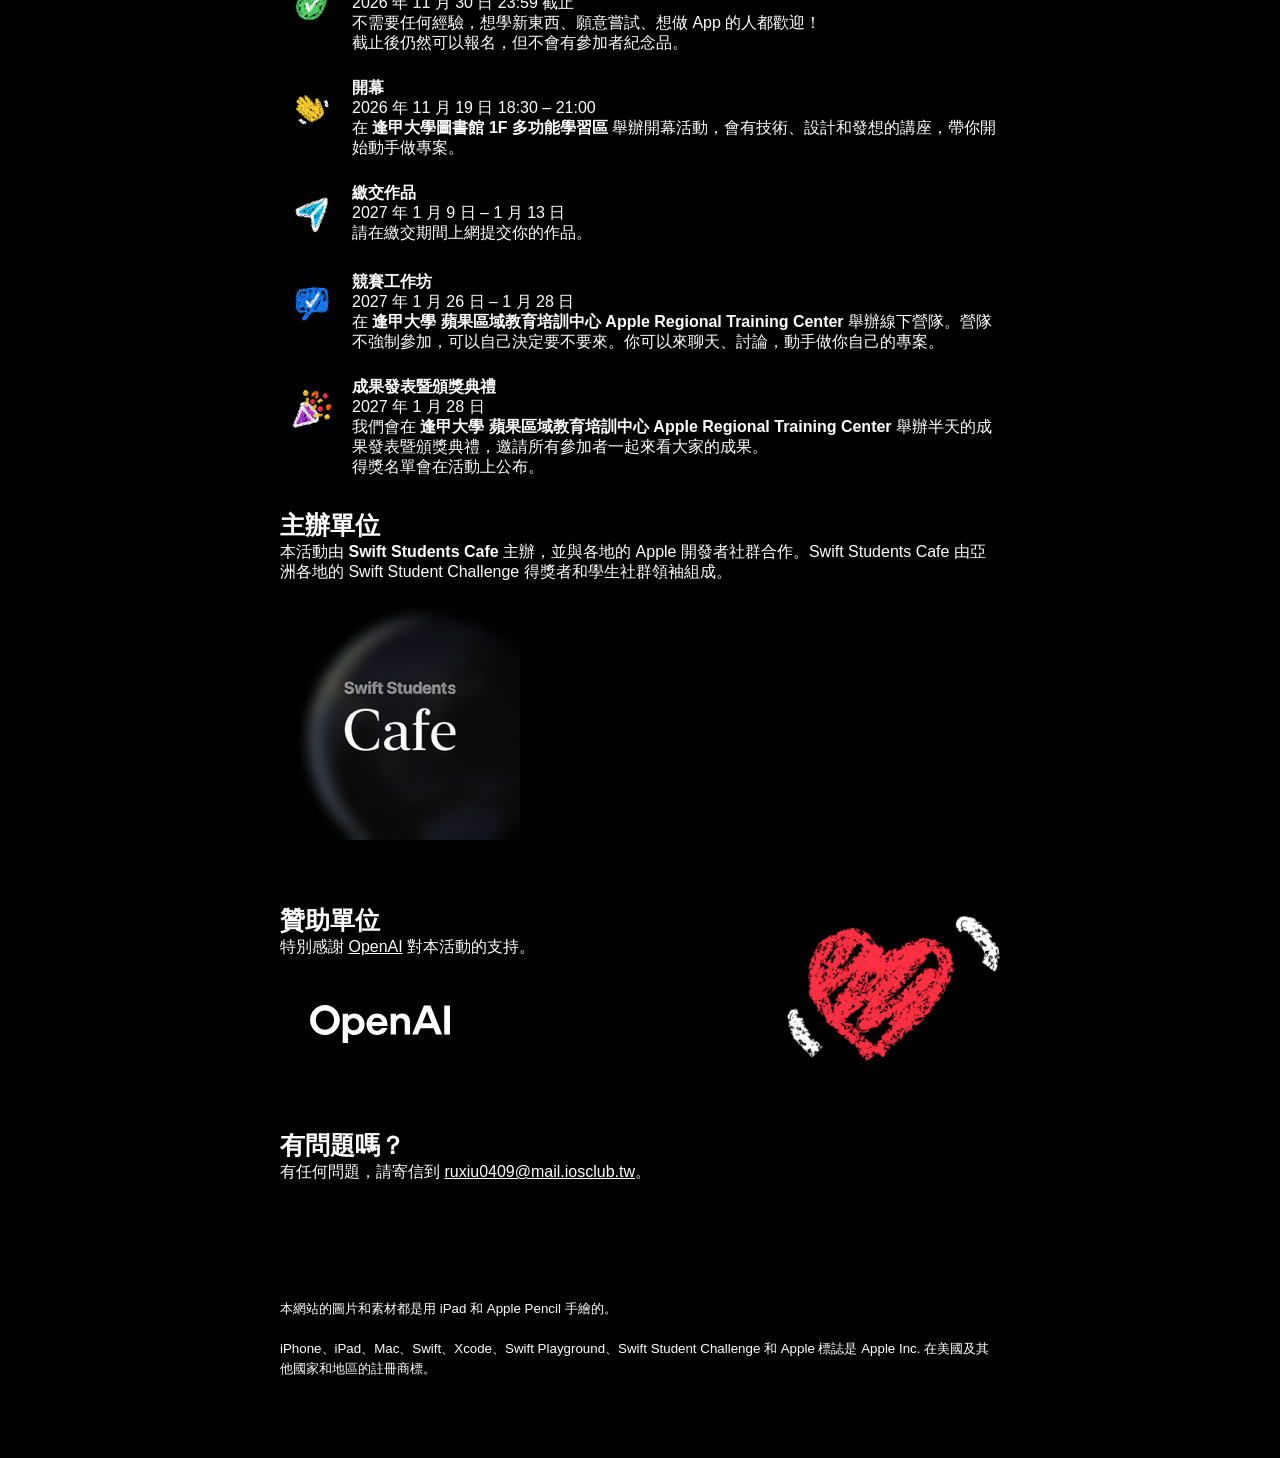
<file: tw/index.html>
<!doctype html>
<html lang="zh-Hant-TW">
<head>
  <meta charset="utf-8">
  <meta name="viewport" content="width=device-width, initial-scale=1">
  <meta name="description" content="Asia Student App Challenge 台灣：動手做一個 App，參加學生 App 挑戰賽。">
  <title>Asia Student App Challenge — 台灣</title>
  <link rel="stylesheet" href="../styles.css">
</head>
<body class="no-image-save">
  <header class="hero">
    <div class="hero-title">
      <img class="hero-accessory" id="hero-accessory" src="../assets/tw.taipei101.png" alt="" aria-hidden="true">
      <img class="hero-globe" src="../assets/tw.globe.png" alt="" aria-hidden="true">
      <img class="hero-logo" src="../assets/tw.logo.svg" alt="Asia Student App Challenge（台灣）">

    </div>

    <a class="register" href="https://luma.com/9yffmtpm">立即報名</a>
    <p class="dates">2026 年 11 月 – 2027 年 1 月 • 由 <b>Swift Students Cafe</b> 與 <b>Swift Students Taiwan</b> 發起</p>

    <img src="../assets/ww.hero.rocket.png" width="100%" alt="" aria-hidden="true">
  </header>

  <main>
    <section aria-labelledby="what-heading">
      <h2 id="what-heading">這是啥？</h2>
      <p>用 Xcode 或 Swift Playground 獨立完成一個 App：不需要網路、3 分鐘內就能體驗完，並在<mark>創新</mark>、<mark>創意</mark>、<mark>社會影響力</mark>或<mark>包容性</mark>其中一項表現出色。提交專案的 zip 檔案必須小於 500 MB。<br><br>你的作品必須由你個人創作，不允許團隊合作。你可以使用第三方開源授權的程式碼，以及公開的圖片和音效，但必須註明來源和使用原因。<br><br>你的 App 必須使用 Swift Playground 4.7 或 Xcode 27（或更新版本）開發和執行，開發時也可以搭配 Apple Pencil。<br><br>每位參加者都會收到其他學生開發者和歷屆 Swift Student Challenge 得獎者的回饋，幫你把專案做得更好；得獎者還會拿到限定徽章和特別禮物。</p>
    </section>

    <section aria-labelledby="who-heading">
        <h2 id="who-heading">誰可以參加？</h2>

        <div class="who-content">
            <div class="who-text">
            <p>參加者需年滿 13 歲，並且是符合下列任一條件的台灣學生：</p>

            <ul>
                <li>目前就讀於經認可的教育機構</li>
                <li>過去 6 個月內畢業，且已經申請或錄取經認可的教育機構</li>
            </ul>

            <p>不需要任何程式或設計經驗。</p>

            <p>你需要一台能執行 <a href="https://developer.apple.com/xcode">Xcode</a> 或 <a href="https://developer.apple.com/swift-playground">Swift Playground</a> 的 Mac 或 iPad。</p>
            </div>

            <div class="who-art" aria-hidden="true">
            <img class="who-graduation" src="../assets/ww.graduationcap.png" alt="">
            </div>
        </div>
    </section>

    <section aria-labelledby="when-heading">
      <h2 id="when-heading">什麼時候？</h2>
      <ol class="timeline">
        <li>
          <!-- OPTIONAL: IF YOU WANT APPLICATION PROCESS -->
          <img src="../assets/ww.applications.png" alt="" aria-hidden="true">
          <div><h3>報名</h3><p>2026 年 11 月 30 日 23:59 截止<br>不需要任何經驗，想學新東西、願意嘗試、想做 App 的人都歡迎！<br>截止後仍然可以報名，但不會有參加者紀念品。</p></div>
        </li>
        <li>
          <img src="../assets/ww.kickoff.png" alt="" aria-hidden="true">
          <div><h3>開幕</h3><p>2026 年 11 月 19 日 18:30 – 21:00<br>在 <b>逢甲大學圖書館 1F 多功能學習區</b> 舉辦開幕活動，會有技術、設計和發想的講座，帶你開始動手做專案。</p></div>
        </li>
        <li>
          <img src="../assets/ww.submissions.png" alt="" aria-hidden="true">
          <div><h3>繳交作品</h3><p>2027 年 1 月 9 日 – 1 月 13 日<br>請在繳交期間上網提交你的作品。</p></div>
        </li>
        <li>
          <!-- OPTIONAL: IF YOU HAVE CHECK-INS -->
          <img src="../assets/ww.checkins.png" alt="" aria-hidden="true">
          <div><h3>競賽工作坊</h3><p>2027 年 1 月 26 日 – 1 月 28 日<br>在 <b>逢甲大學 蘋果區域教育培訓中心 Apple Regional Training Center</b> 舉辦線下營隊。營隊不強制參加，可以自己決定要不要來。你可以來聊天、討論，動手做你自己的專案。</p></div>
        </li>
        <li>
          <img src="../assets/ww.celebration.png" alt="" aria-hidden="true">
          <div><h3>成果發表暨頒獎典禮</h3><p>2027 年 1 月 28 日<br>我們會在 <b>逢甲大學 蘋果區域教育培訓中心 Apple Regional Training Center</b> 舉辦半天的成果發表暨頒獎典禮，邀請所有參加者一起來看大家的成果。<br>得獎名單會在活動上公布。</p></div>
        </li>
      </ol>
    </section>

    <section aria-labelledby="cities-heading" hidden>
      <h2 id="cities-heading">不在台灣？</h2>
      <p>從你所在的城市參加。</p>
      <div class="cities-scroll">
        <article>
          <div class="city-image"><img src="../assets/sg.dragonplayground.png" alt="新加坡龍形遊樂場插圖"></div>
          <h3>新加坡</h3>
          <p>新加坡</p>
        </article>
        <article>
          <div class="city-image"><img src="../assets/my.twintowers.png" alt="雙峰塔插圖"></div>
          <h3>吉隆坡</h3>
          <p>馬來西亞</p>
        </article>
        <article>
          <div class="city-image"><img src="../assets/jp.mtfuji.png" alt="富士山插圖"></div>
          <h3>東京</h3>
          <p>日本</p>
        </article>
        <article>
          <div class="city-image"><img src="../assets/ph.jeepney.png" alt="菲律賓吉普尼插圖"></div>
          <h3>馬尼拉</h3>
          <p>菲律賓</p>
        </article>
      </div>
    </section>

    <section aria-labelledby="organised-heading">
      <h2 id="organised-heading">主辦單位</h2>
      <p>本活動由 <b>Swift Students Cafe</b> 主辦，並與各地的 Apple 開發者社群合作。Swift Students Cafe 由亞洲各地的 Swift Student Challenge 得獎者和學生社群領袖組成。</p>
      <img src="../assets/ww.logo.sscafe.png" alt="Swift Students Cafe">
    </section>

    <section aria-labelledby="supported-heading" class="who-content">
      <div class="who-text">
        <h2 id="supported-heading">贊助單位</h2>
        <p>特別感謝 <a href="https://openai.com">OpenAI</a> 對本活動的支持。</p>
        <img src="../assets/ww.logo.openai.svg" width=200 alt="OpenAI">
      </div>

      <div class="who-art" aria-hidden="true">
        <img class="who-graduation" src="../assets/ww.support.png" alt="">
      </div>
    </section>

    <section aria-labelledby="questions-heading">
      <h2 id="questions-heading">有問題嗎？</h2>
      <p>有任何問題，請寄信到 <a href="mailto:ruxiu0409@mail.iosclub.tw?subject=%5BAsia%20Student%20App%20Challenge%5D%20">ruxiu0409@mail.iosclub.tw</a>。</p>
    </section>
  </main>
  <footer>
    <main>
        <small>
          本網站的圖片和素材都是用 iPad 和 Apple Pencil 手繪的。
          <br>
          <br>
          iPhone、iPad、Mac、Swift、Xcode、Swift Playground、Swift Student Challenge 和 Apple 標誌是 Apple Inc. 在美國及其他國家和地區的註冊商標。
        </small>
    </main>
  </footer>
  <script src="../shared.js"></script>
  <script>randomizeHero(["tw.taipei101.png", "tw.bubbletea.png"])</script>
</body>
</html>
</file>
<file: styles.css>
* {
  box-sizing: border-box;
}

html {
  background: #000;
  color-scheme: dark;
  font-family: -apple-system, BlinkMacSystemFont, Helvetica, Arial, sans-serif;
}

body {
  margin: 0;
  background: #000;
  color: #fff;
  font-size: 16px;
  line-height: 1.25;
}

a {
  color: inherit;
}

.hero,
main {
  width: min(100% - 48px, 560px);
  margin-inline: auto;
}

.hero {
  min-height: 600px;
  padding-top: 38px;
  text-align: center;
}

.hero-title {
  position: relative;
  width: 80%;
  aspect-ratio: 360 / 230;
  margin-inline: auto;
}

.hero-logo {
  position: absolute;
  z-index: 3;

  width: 100%;
  height: auto;

  left: 0;
  top: 0;
}

.hero-globe {
  position: absolute;
  z-index: 1;

  width: 50%;

  right: 0;
  top: 4%;

  transform: rotate(-8deg);
}

.hero-accessory {
  position: absolute;
  z-index: 2;

  width: 30%;

  left: -20%;
  bottom: -5%;

  transform: rotate(-15deg);
}

h1 {
  position: relative;
  z-index: 2;
  margin: 0;
  font-size: clamp(3rem, 13vw, 4.25rem);
  line-height: .98;
  letter-spacing: -.04em;
}

.region {
  position: absolute;
  z-index: 3;
  right: -45px;
  bottom: -43px;
  transform: rotate(-5deg);
}

.region span {
  display: block;
  padding: 7px 12px 5px;
  border-radius: 10px;
  background: #ffea00;
  color: #000;
  font: 700 1.75rem/1.05 ui-monospace, SFMono-Regular, Menlo, monospace;
}

.register {
  display: block;
  width: 105px;
  margin: 96px auto 6px;
  padding: 7px 12px;
  border-radius: 999px;
  background: #0a84ff;
  text-decoration: none;
}

.register-wide {
  width: fit-content;
}

.register-note {
  margin: 0 0 6px;
  font-size: .85rem;
}

.register:focus-visible {
  outline: 3px solid #fff;
  outline-offset: 4px;
}

.dates {
  margin: 0;
  font-size: .85rem;
}

.hero-art {
  position: relative;
  height: 225px;
  overflow: hidden;
}

section {
  position: relative;
  margin-bottom: 36px;
}

h2 {
  margin: 0 0 3px;
  font-size: 1.55rem;
  line-height: 1.05;
}

h3 {
  margin: 0;
  font-size: 1rem;
}

p {
  margin: 0 0 18px;
}

mark {
  padding: 0;
  background: transparent;
  color: #fff;
  text-decoration: underline;
  text-decoration-color: #d8d338;
  text-decoration-thickness: 2px;
}

ul {
  margin-top: -12px;
}

.section-art {
  position: absolute;
  right: 0;
}

.who-graduation {
  rotate: 10deg;
}

.timeline {
  margin: 12px 0 0;
  padding: 0;
  list-style: none;
}

.timeline li {
  display: grid;
  grid-template-columns: 64px 1fr;
  gap: 8px;
  align-items: start;
  margin-bottom: 25px;
}

.timeline img {
  width: 64px;
  height: 64px;
  object-fit: contain;
}

.timeline p,
.cities p {
  margin: 0;
}

.cities > a {
  text-decoration: none;
}

.cities {
  display: grid;
  grid-template-columns: repeat(2, minmax(0, 1fr));
  gap: 14px 10px;
  margin-top: 10px;
}

.cities article {
  min-width: 0;
}

.cities-scroll {
  display: flex;
  flex-wrap: nowrap;
  gap: 10px;
  margin-top: 10px;

  overflow-x: auto;
  width: 100%;

  scrollbar-width: none; /* Firefox */
  -ms-overflow-style: none; /* Older Edge/IE */
}

.cities-scroll::-webkit-scrollbar {
  display: none; /* Safari + Chrome */
}

.cities-scroll > * {
  flex: 0 0 auto;
}

.cities-scroll p {
  margin: 0;
}

.cities-scroll > a {
  text-decoration: none;
}

.cities-scroll article {
  min-width: 200px;
}

.city-image {
  display: grid;
  place-items: center;
  min-height: 128px;
  padding: 8px;
  border-radius: 13px;
  background: #292929;
}

.city-image img {
  display: block;
  max-width: 100%;
  height: 110px;
  object-fit: contain;
}

.cities h3 {
  margin-top: 5px;
}

.who-content {
  display: flex;
  align-items: center;
  gap: 2rem;
}

.who-text {
  flex: 1;
}

.who-art {
  flex: 0 0 30%;
}

.who-art img {
  display: block;
  width: 100%;
  height: auto;
}

@media (max-width: 430px) {
  .hero,
  main {
    width: min(100% - 32px, 560px);
  }

  .hero {
    min-height: 565px;
  }

  h1 {
    font-size: clamp(2.7rem, 13vw, 3.6rem);
  }

  .region {
    right: -20px;
  }

  .region span {
    font-size: 1.35rem;
  }
}

@media (min-width: 720px) {
  .hero,
  main {
    width: min(100% - 64px, 720px);
  }

  .cities {
    grid-template-columns: repeat(4, 1fr);
  }
}

@media (max-width: 600px) {
  .who-content {
    flex-direction: column;
    align-items: flex-start;
  }

  .who-art {
    width: 40%;
    align-self: center;
  }
}

/* footer */
footer {
  padding-top: 80px;
  padding-bottom: 80px;
  width: 100%;
  align-items: center;
}

/* disable long-press to save images (iOS callout, Android context menu) */
.no-image-save img {
  -webkit-touch-callout: none;
  -webkit-user-select: none;
  user-select: none;
  -webkit-user-drag: none;
  pointer-events: none;
}

.sponsors {
  display: flex;
  flex-wrap: wrap;
  gap: 32px;
  align-items: center;
}

.sponsors img {
  display: block;
  height: 28px;
}
</file>
